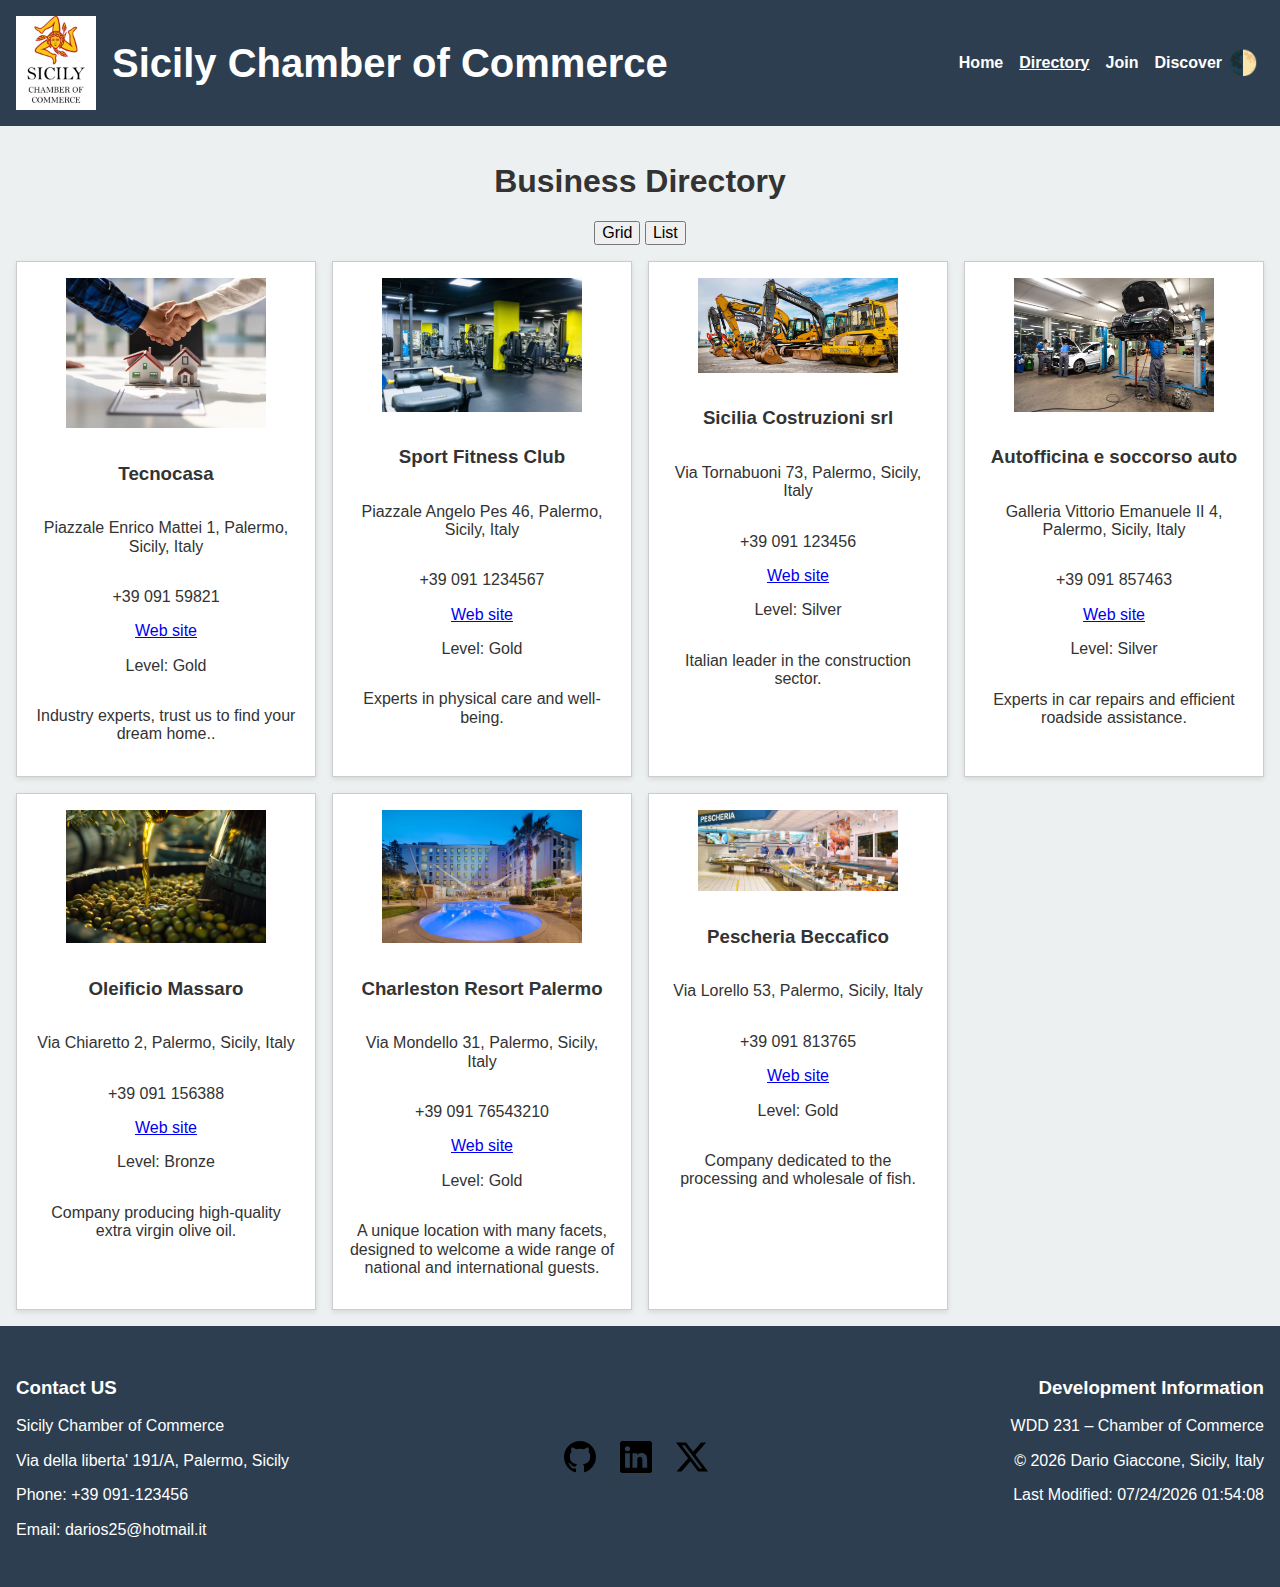
<file: chamber/directory.html>
<!DOCTYPE html>
<html lang="en-us">
<head>
  <meta charset="UTF-8">
  <meta name="description" content="Chamber of Commerce project for the Web Development and Software certificate project.">
  <meta name="author" content="Dario Giaccone">
  <meta name="viewport" content="width=device-width, initial-scale=1.0">
  
  <title>Wdd231 Sicily Chamber of Commerce - Directory</title>
  

  <meta property="og:title" content="Sicily Chamber of Commerce - Directory">
  <meta property="og:description" content="Join the members Sicily Chamber of Commerce.">
  <meta property="og:image" content="images/sicily-chamber-logo.jpg">
  <meta property="og:url" content="https://darios25.github.io/chamber/directory.html">

  <link rel="icon" href="images/favicon.ico" type="">
  <link rel="stylesheet" href="styles/normalize.css">
  <link rel="stylesheet" href="styles/styles.css">
  <link rel="preconnect" href="https://fonts.googleapis.com">
  <link rel="preconnect" href="https://fonts.gstatic.com" crossorigin>
  <link href="https://fonts.googleapis.com/css2?family=Abril+Fatface&family=DynaPuff:wght@400..700&family=Kanit:ital,wght@0,100;0,200;0,300;0,400;0,500;0,600;0,700;0,800;0,900;1,100;1,200;1,300;1,400;1,500;1,600;1,700;1,800;1,900&display=swap" rel="stylesheet">
</head>
<body>
  <header>
    <img src="images/sicily-chamber-logo.jpg" loading="lazy" alt="Logo chamber of commerce" width="100" height="100">
    <h1>Sicily Chamber of Commerce</h1>

    <nav>
      <button id="menu-toggle" aria-label="Navigation menu">☰</button>  
      <ul id="menu-items">
        <li><a href="index.html">Home</a></li>
        <li><a href="directory.html" class="active">Directory</a></li>
        <li><a href="join.html">Join</a></li>
        <li><a href="discover.html">Discover</a></li>
      </ul>
    </nav>

    <button id="theme-toggle" aria-label="Toggle dark/light mode">🌓</button>
  </header>

  <main class="directory-main">
    <h1>Business Directory</h1>
    <section class="view-toggle">
      <button id="grid-view">Grid</button>
      <button id="list-view">List</button>
    </section>
    <section id="cards" class="grid-view"></section>
  </main>

  <footer>
    <div class="footer-content">
        <div class="contact-info">
            <h3>Contact US</h3>
            <p>Sicily Chamber of Commerce</p>
            <p>Via della liberta' 191/A, Palermo, Sicily</p>
            <p>Phone: +39 091-123456</p>
            <p>Email: darios25@hotmail.it</p>
        </div>
    </div>

    <div class="social-links">
        <a href="https://github.com/darios25">
         <img src="images/github.svg" alt="GitHub Page">
        </a>
        <a href="www.linkedin.com/in/dario-giaccone-24ab5b29a">
            <img src="images/linkedin.svg" alt="LinkedIn">
        </a>
        <a href="https://x.com/">
            <img src="images/twitter-x.svg" alt="twitter-x">
        </a>
    </div>

    <div class="development-info">
        <h3>Development Information</h3>
        <p>WDD 231 – Chamber of Commerce</p>
        <p>&copy; <span id="year"></span> Dario Giaccone, Sicily, Italy</p> 
        <p>Last Modified: <span id="lastModified"></span></p>
    </div>
  </footer>

  <script src="scripts/script.js" defer></script>
</body>
</html>
</file>
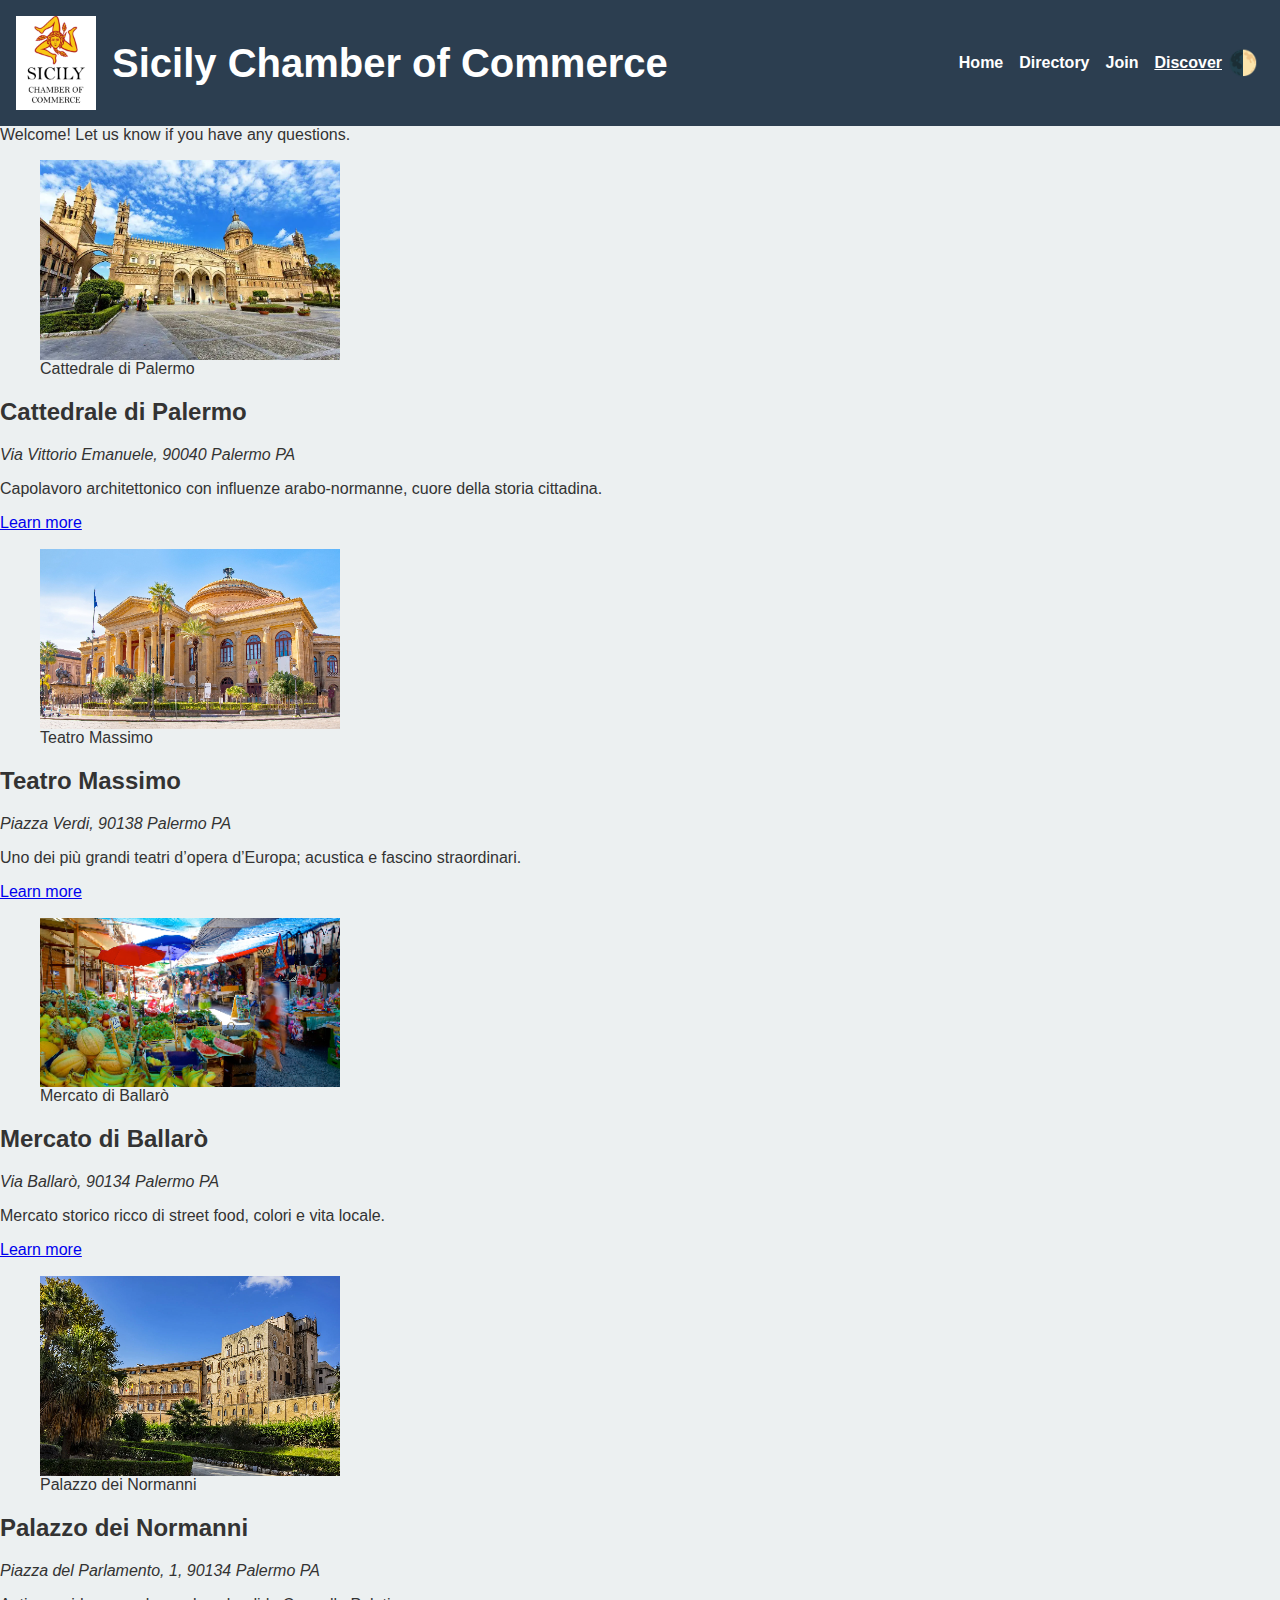
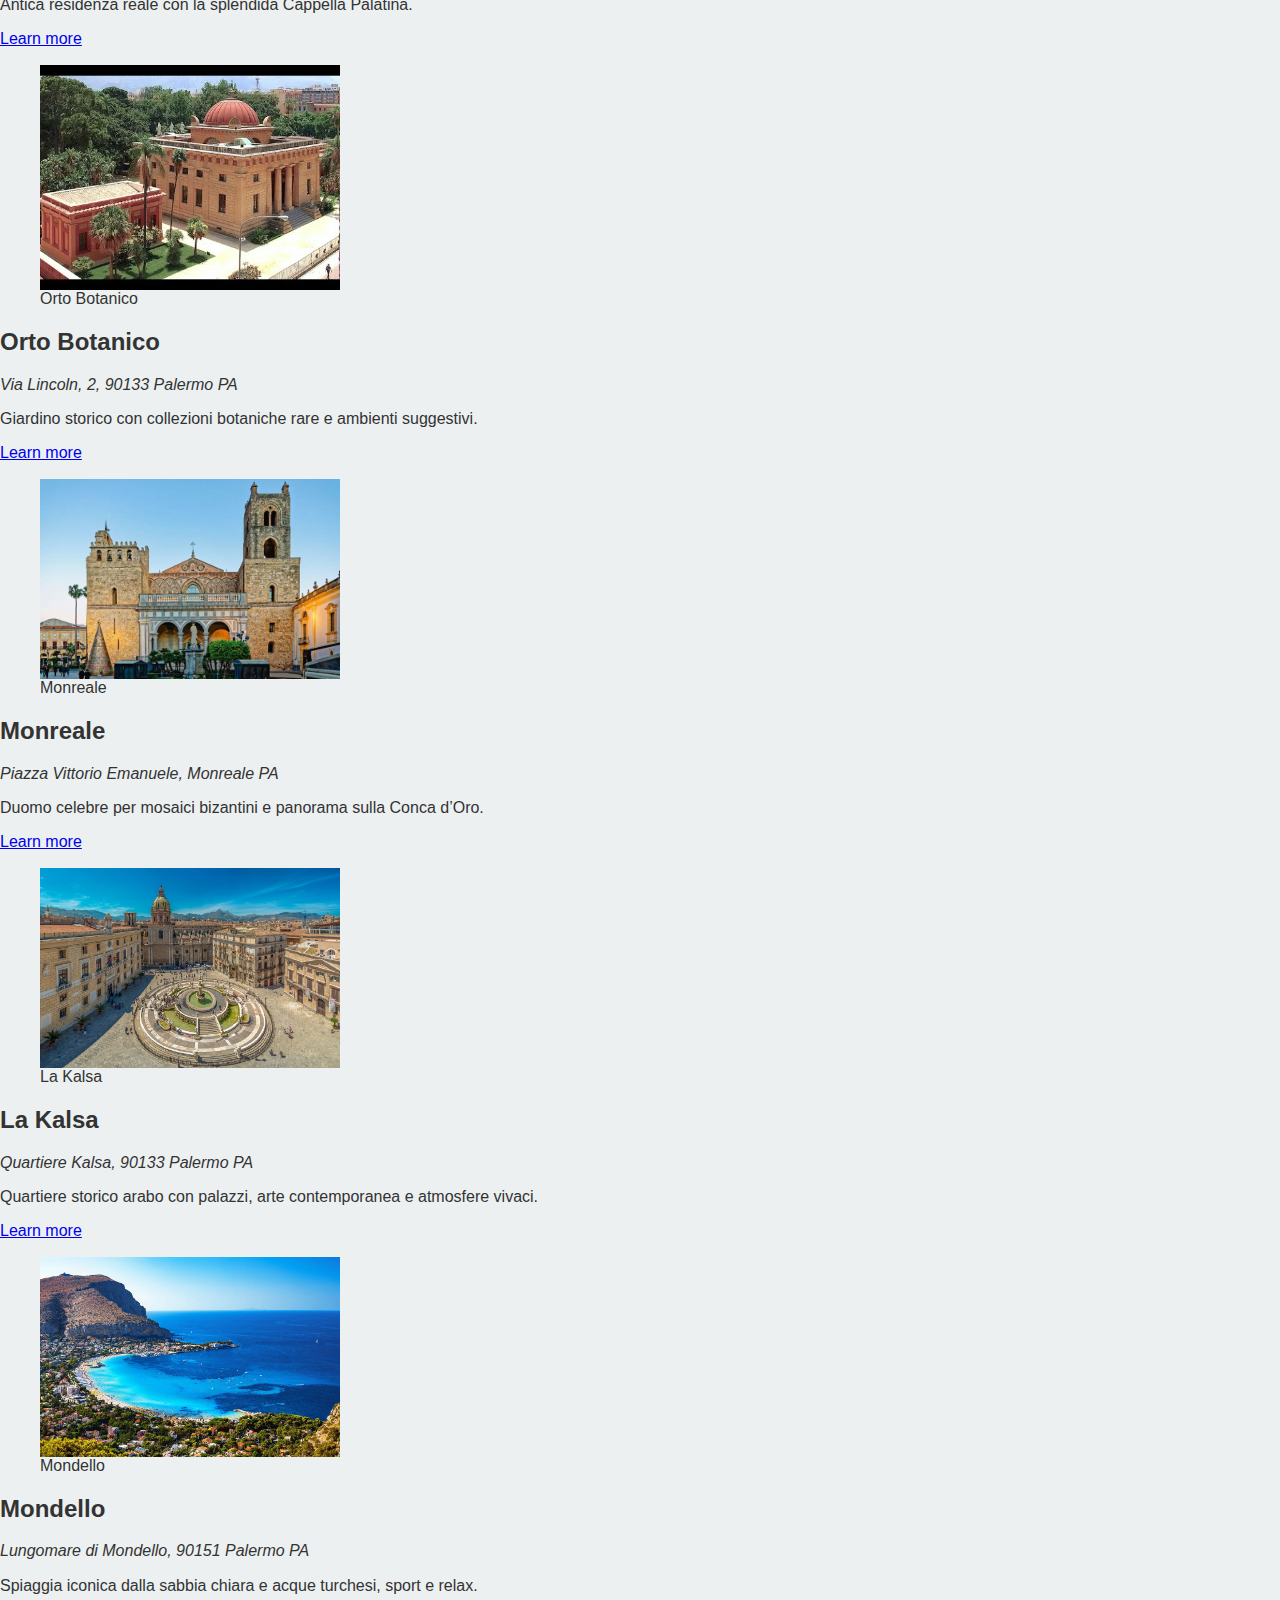
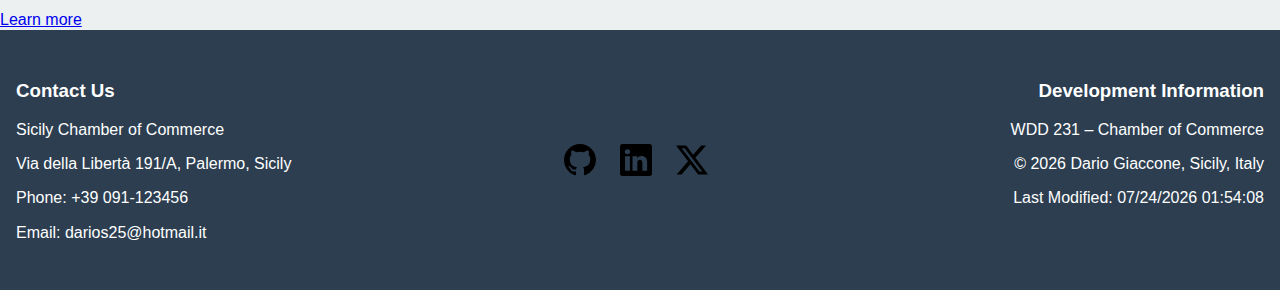
<file: chamber/discover.html>
<!DOCTYPE html>
<html lang="en-us">
<head>
  <meta charset="UTF-8">
  <meta name="description" content="Chamber of Commerce project for the Web Development and Software certificate project.">
  <meta name="author" content="Dario Giaccone">
  <meta name="viewport" content="width=device-width, initial-scale=1.0">
  
  <title>Wdd231 Sicily Chamber of Commerce - Discover</title>
  

  <meta property="og:title" content="Sicily Chamber of Commerce - Discover">
  <meta property="og:description" content="Join the members Sicily Chamber of Commerce.">
  <meta property="og:image" content="images/sicily-chamber-logo.jpg">
  <meta property="og:url" content="https://darios25.github.io/chamber/index.html">

  <link rel="icon" href="images/favicon.ico" type="">
  <link rel="stylesheet" href="styles/normalize.css">
  <link rel="stylesheet" href="styles/styles.css">
  <link rel="preconnect" href="https://fonts.googleapis.com">
  <link rel="preconnect" href="https://fonts.gstatic.com" crossorigin>
  <link href="https://fonts.googleapis.com/css2?family=Abril+Fatface&family=DynaPuff:wght@400..700&family=Kanit:ital,wght@0,100;0,200;0,300;0,400;0,500;0,600;0,700;0,800;0,900;1,100;1,200;1,300;1,400;1,500;1,600;1,700;1,800;1,900&display=swap" rel="stylesheet">
  <!-- <script src="scripts/script.js" defer></script> -->
  <script src="scripts/index.js" defer></script>
  <script src="scripts/join.js" defer></script>
  <script src="scripts/scriptMenu.js" defer></script>
  <script src="scripts/discover.js"  type="module"></script>

</head>
<body>
  <header>
    <img src="images/sicily-chamber-logo.jpg" loading="lazy" alt="Logo chamber of commerce" width="100" height="100">
    <h1>Sicily Chamber of Commerce</h1>

    <nav>
      <button id="menu-toggle" aria-label="Navigation menu">☰</button>  
      <ul id="menu-items">
        <li><a href="index.html">Home</a></li>
        <li><a href="directory.html">Directory</a></li>
        <li><a href="join.html">Join</a></li>
        <li><a href="discover.html" class="active">Discover</a></li>
      </ul>
    </nav>

    <button id="theme-toggle" aria-label="Toggle dark/light mode">🌓</button>
  </header>

  <main>
    <section id="visit-message" aria-live="polite"></section>
    <section class="discover-grid" aria-label="Luoghi di interesse a Palermo">
      <!--cards injected here-->
      <article class="card area-a1"></article>
      <article class="card area-a2"></article>
      <article class="card area-a3"></article>
      <article class="card area-a4"></article>
      <article class="card area-a5"></article>
      <article class="card area-a6"></article>
      <article class="card area-a7"></article>
      <article class="card area-a8"></article>
    </section>
  </main>


   <footer>
    <div class="footer-content">
      <div class="contact-info">
        <h3>Contact Us</h3>
        <p>Sicily Chamber of Commerce</p>
        <p>Via della Libertà 191/A, Palermo, Sicily</p>
        <p>Phone: +39 091-123456</p>
        <p>Email: darios25@hotmail.it</p>
      </div>
    </div>

    <div class="social-links">
      <a href="https://github.com/darios25"><img src="images/github.svg" alt="GitHub Page"></a>
      <a href="https://www.linkedin.com/in/dario-giaccone-24ab5b29a"><img src="images/linkedin.svg" alt="LinkedIn"></a>
      <a href="https://x.com/"><img src="images/twitter-x.svg" alt="Twitter X"></a>
    </div>

    <div class="development-info">
      <h3>Development Information</h3>
      <p>WDD 231 – Chamber of Commerce</p>
      <p>&copy; <span id="year"></span> Dario Giaccone, Sicily, Italy</p>
      <p>Last Modified: <span id="lastModified"></span></p>
    </div>
  </footer>

</body>
</html>
</file>
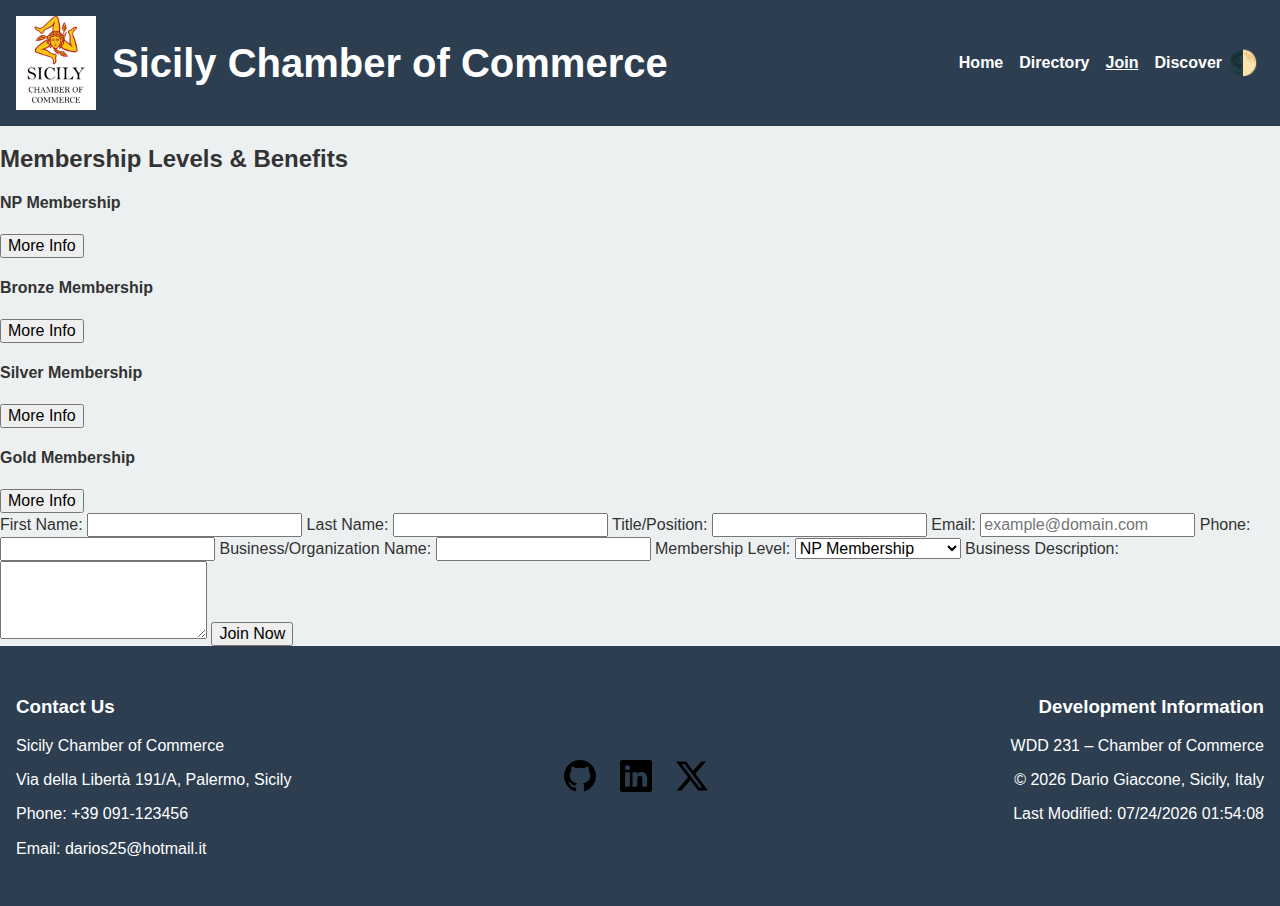
<file: chamber/join.html>
<!DOCTYPE html>
<html lang="en-us">
<head>
  <meta charset="UTF-8">
  <meta name="description" content="Chamber of Commerce project for the Web Development and Software certificate project.">
  <meta name="author" content="Dario Giaccone">
  <meta name="viewport" content="width=device-width, initial-scale=1.0">
  
  <title>Wdd231 Sicily Chamber of Commerce - Join</title>
  

  <meta property="og:title" content="Sicily Chamber of Commerce - Join">
  <meta property="og:description" content="Join the members Sicily Chamber of Commerce.">
  <meta property="og:image" content="images/sicily-chamber-logo.jpg">
  <meta property="og:url" content="https://darios25.github.io/chamber/index.html">

  <link rel="icon" href="images/favicon.ico" type="">
  <link rel="stylesheet" href="styles/normalize.css">
  <link rel="stylesheet" href="styles/styles.css">
  <link rel="preconnect" href="https://fonts.googleapis.com">
  <link rel="preconnect" href="https://fonts.gstatic.com" crossorigin>
  <link href="https://fonts.googleapis.com/css2?family=Abril+Fatface&family=DynaPuff:wght@400..700&family=Kanit:ital,wght@0,100;0,200;0,300;0,400;0,500;0,600;0,700;0,800;0,900;1,100;1,200;1,300;1,400;1,500;1,600;1,700;1,800;1,900&display=swap" rel="stylesheet">
</head>
<body>
  <header>
    <img src="images/sicily-chamber-logo.jpg" loading="lazy" alt="Logo chamber of commerce" width="100" height="100">
    <h1>Sicily Chamber of Commerce</h1>

    <nav>
      <button id="menu-toggle" aria-label="Navigation menu">☰</button>  
      <ul id="menu-items">
        <li><a href="index.html">Home</a></li>
        <li><a href="directory.html">Directory</a></li>
        <li><a href="join.html" class="active">Join</a></li>
        <li><a href="discover.html">Discover</a></li>
      </ul>
    </nav>

    <button id="theme-toggle" aria-label="Toggle dark/light mode">🌓</button>
  </header>

  <main class="join">
    <h2>Membership Levels & Benefits</h2>
        <section class="membership-cards">
          <div class="card" id="np-card">
              <h4>NP Membership</h4>
              <button id="openButton1">More Info</button>
          </div>
          <div class="card" id="bronze-card">
              <h4>Bronze Membership</h4>
              <button id="openButton2">More Info</button>
          </div>
          <div class="card" id="silver-card">
              <h4>Silver Membership</h4>
              <button id="openButton3">More Info</button>
          </div>
          <div class="card" id="gold-card">
              <h4>Gold Membership</h4>
              <button id="openButton4">More Info</button>
          </div>
  
          <dialog id="dialogBox">
              <div></div>
              <button id="closeButton"> Close</button>
          </dialog>
      </section>


    <form action="thankyou.html" method="get">
        <label for="first-name">First Name:</label>
        <input type="text" id="first-name" name="first-name" required>

        <label for="last-name">Last Name:</label>
        <input type="text" id="last-name" name="last-name" required>

        <label for="title">Title/Position:</label>
        <input type="text" id="title" name="title" pattern="[a-zA-Z\s-]{7,}" title="Only letters, hyphens, and spaces. Minimum 7 characters.">

        <label for="email">Email:</label>
        <input type="email" id="email" name="email" required placeholder="example@domain.com">

        <label for="phone">Phone:</label>
        <input type="tel" id="phone" name="phone" required>

        <label for="business">Business/Organization Name:</label>
        <input type="text" id="business" name="business" required>

        <label for="membership">Membership Level:</label>
        <select id="membership" name="membership">
            <option value="np">NP Membership</option>
            <option value="bronze">Bronze Membership</option>
            <option value="silver">Silver Membership</option>
            <option value="gold">Gold Membership</option>
        </select>

        <label for="description">Business Description:</label>
        <textarea id="description" name="description" rows="4"></textarea>

        <input type="hidden" id="timestamp" name="timestamp">

        <button type="submit">Join Now</button>
    </form>
</main>

  

  <footer>
    <div class="footer-content">
      <div class="contact-info">
        <h3>Contact Us</h3>
        <p>Sicily Chamber of Commerce</p>
        <p>Via della Libertà 191/A, Palermo, Sicily</p>
        <p>Phone: +39 091-123456</p>
        <p>Email: darios25@hotmail.it</p>
      </div>
    </div>

    <div class="social-links">
      <a href="https://github.com/darios25"><img src="images/github.svg" alt="GitHub Page"></a>
      <a href="https://www.linkedin.com/in/dario-giaccone-24ab5b29a"><img src="images/linkedin.svg" alt="LinkedIn"></a>
      <a href="https://x.com/"><img src="images/twitter-x.svg" alt="Twitter X"></a>
    </div>

    <div class="development-info">
      <h3>Development Information</h3>
      <p>WDD 231 – Chamber of Commerce</p>
      <p>&copy; <span id="year"></span> Dario Giaccone, Sicily, Italy</p>
      <p>Last Modified: <span id="lastModified"></span></p>
    </div>
  </footer>

  <script src="scripts/index.js" defer></script>
  <script src="scripts/script.js" defer></script>
  <script src="scripts/join.js" defer></script>
  <script src="scripts/scriptMenu.js" defer></script>
  
</body>
</html>
</file>
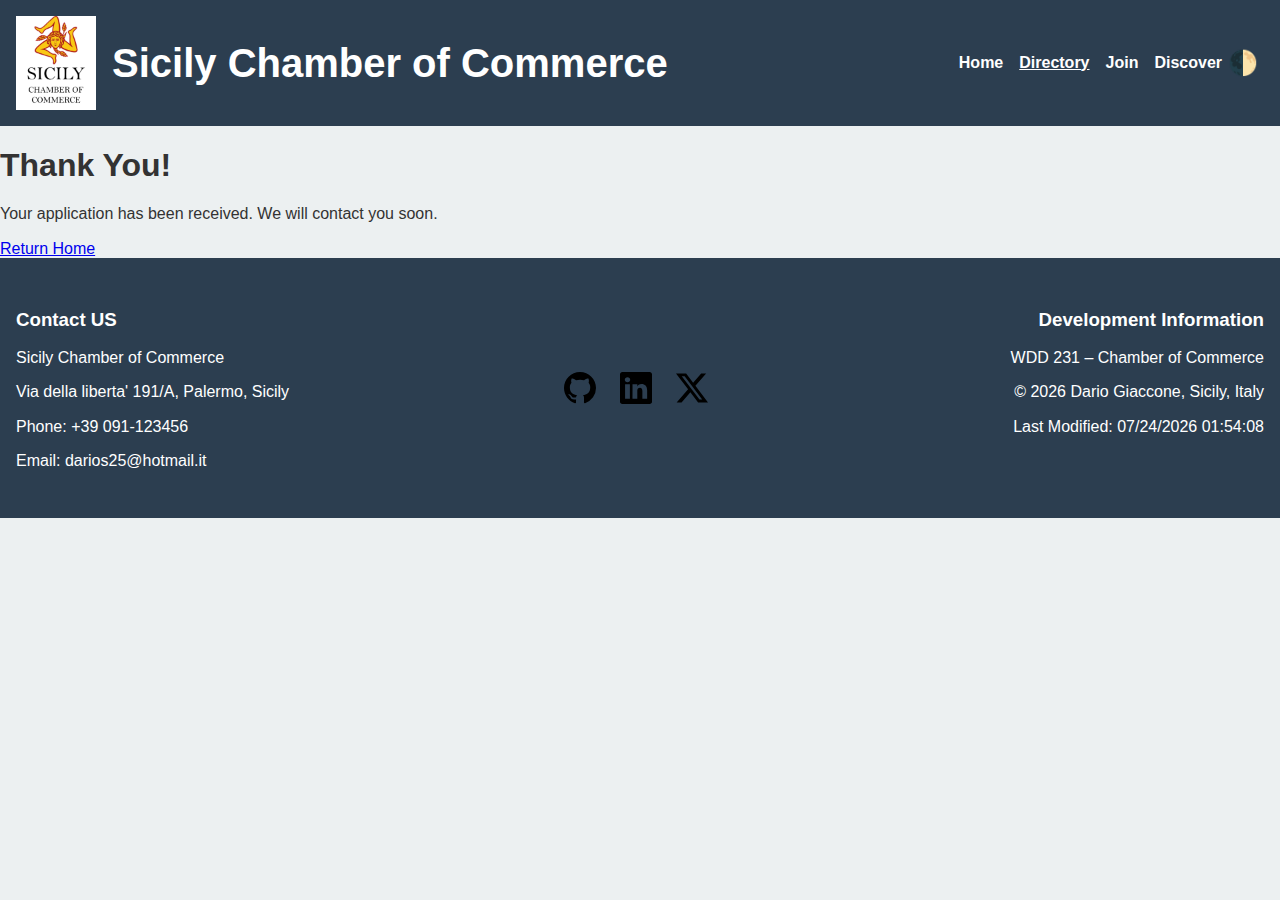
<file: chamber/thankyou.htm>
<!DOCTYPE html>
<html lang="en-us">
<head>
  <meta charset="UTF-8">
  <meta name="description" content="Chamber of Commerce project for the Web Development and Software certificate project.">
  <meta name="author" content="Dario Giaccone">
  <meta name="viewport" content="width=device-width, initial-scale=1.0">
  
  <title>Wdd231 Sicily Chamber of Commerce - Join</title>
  

  <meta property="og:title" content="Sicily Chamber of Commerce - Join">
  <meta property="og:description" content="Join the members Sicily Chamber of Commerce.">
  <meta property="og:image" content="images/sicily-chamber-logo.jpg">
  <meta property="og:url" content="https://darios25.github.io/chamber/directory.html">

  <link rel="icon" href="images/favicon.ico">
  <link rel="stylesheet" href="styles/normalize.css">
  <link rel="stylesheet" href="styles/styles.css">
  <link rel="preconnect" href="https://fonts.googleapis.com">
  <link rel="preconnect" href="https://fonts.gstatic.com" crossorigin>
  <link href="https://fonts.googleapis.com/css2?family=Abril+Fatface&family=DynaPuff:wght@400..700&family=Kanit:ital,wght@0,100;0,200;0,300;0,400;0,500;0,600;0,700;0,800;0,900;1,100;1,200;1,300;1,400;1,500;1,600;1,700;1,800;1,900&display=swap" rel="stylesheet">
</head>
<body>
  <header>
    <img src="images/sicily-chamber-logo.jpg" loading="lazy" alt="Logo chamber of commerce" width="100" height="100">
    <h1>Sicily Chamber of Commerce</h1>

    <nav>
      <button id="menu-toggle" aria-label="Navigation menu">☰</button>  
      <ul id="menu-items">
        <li><a href="index.html">Home</a></li>
        <li><a href="directory.html" class="active">Directory</a></li>
        <li><a href="join.html">Join</a></li>
        <li><a href="discover.html">Discover</a></li>
      </ul>
    </nav>

    <button id="theme-toggle" aria-label="Toggle dark/light mode">🌓</button>
  </header>

  <main class="thank-you">
    <h1>Thank You!</h1>
    <p>Your application has been received. We will contact you soon.</p>
    <a href="index.html" class="button">Return Home</a>
  </main>

  <footer>
    <div class="footer-content">
        <div class="contact-info">
            <h3>Contact US</h3>
            <p>Sicily Chamber of Commerce</p>
            <p>Via della liberta' 191/A, Palermo, Sicily</p>
            <p>Phone: +39 091-123456</p>
            <p>Email: darios25@hotmail.it</p>
        </div>
    </div>

    <div class="social-links">
        <a href="https://github.com/darios25">
         <img src="images/github.svg" alt="GitHub Page">
        </a>
        <a href="www.linkedin.com/in/dario-giaccone-24ab5b29a">
            <img src="images/linkedin.svg" alt="LinkedIn">
        </a>
        <a href="https://x.com/">
            <img src="images/twitter-x.svg" alt="twitter-x">
        </a>
    </div>

    <div class="development-info">
        <h3>Development Information</h3>
        <p>WDD 231 – Chamber of Commerce</p>
        <p>&copy; <span id="year"></span> Dario Giaccone, Sicily, Italy</p> 
        <p>Last Modified: <span id="lastModified"></span></p>
    </div>
  </footer>

  <script src="scripts/scriptMenu.js" defer></script>
</body>
</html>
</file>
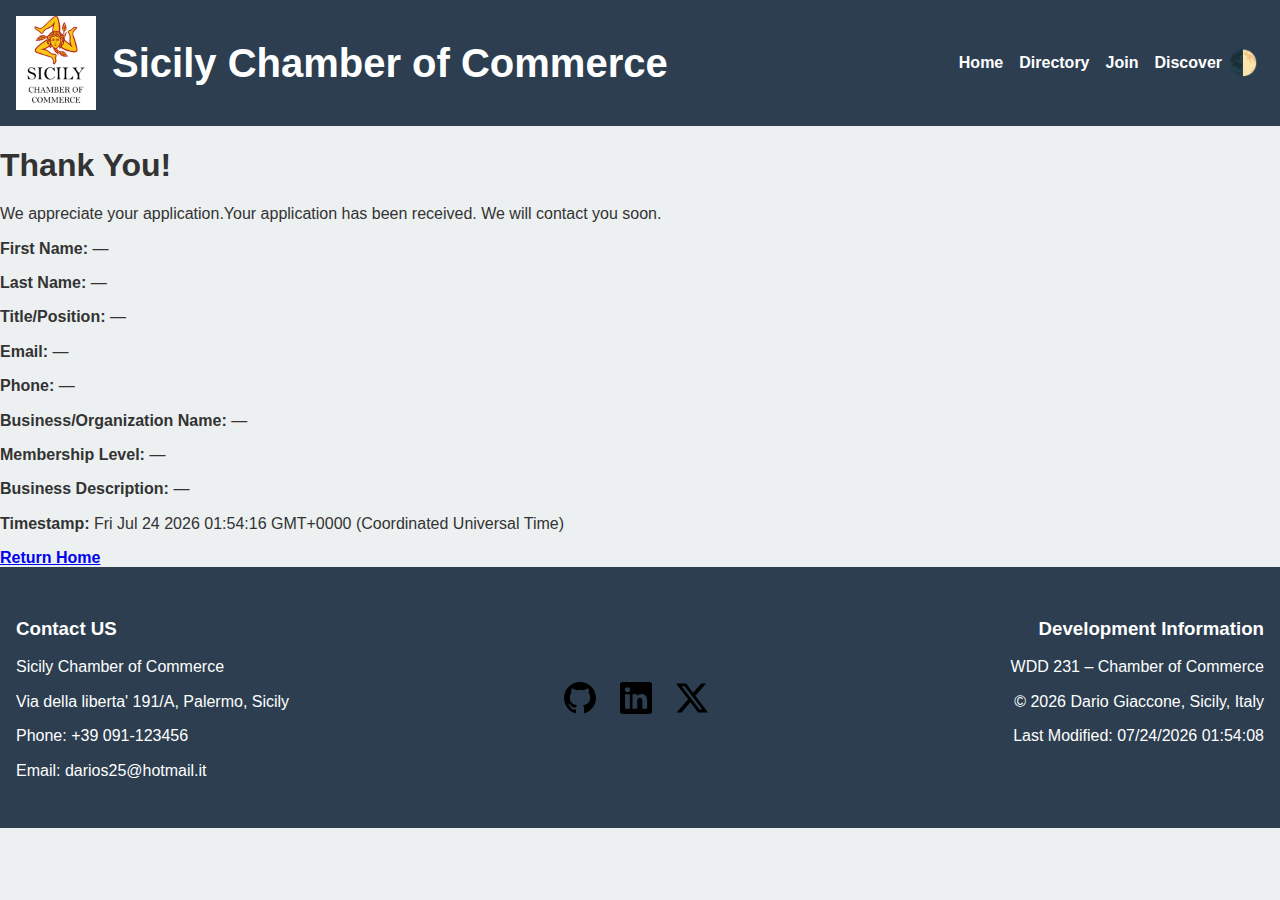
<file: chamber/thankyou.html>
<!DOCTYPE html>
<html lang="en-us">
<head>
  <meta charset="UTF-8">
  <meta name="description" content="Chamber of Commerce project for the Web Development and Software certificate project.">
  <meta name="author" content="Dario Giaccone">
  <meta name="viewport" content="width=device-width, initial-scale=1.0">
  
  <title>Wdd231 Sicily Chamber of Commerce - Join</title>
  

  <meta property="og:title" content="Sicily Chamber of Commerce - Join">
  <meta property="og:description" content="Join the members Sicily Chamber of Commerce.">
  <meta property="og:image" content="images/sicily-chamber-logo.jpg">
  <meta property="og:url" content="https://darios25.github.io/chamber/directory.html">

  <link rel="icon" href="images/favicon.ico">
  <link rel="stylesheet" href="styles/normalize.css">
  <link rel="stylesheet" href="styles/styles.css">
  <link rel="preconnect" href="https://fonts.googleapis.com">
  <link rel="preconnect" href="https://fonts.gstatic.com" crossorigin>
  <link href="https://fonts.googleapis.com/css2?family=Abril+Fatface&family=DynaPuff:wght@400..700&family=Kanit:ital,wght@0,100;0,200;0,300;0,400;0,500;0,600;0,700;0,800;0,900;1,100;1,200;1,300;1,400;1,500;1,600;1,700;1,800;1,900&display=swap" rel="stylesheet">
</head>
<body>
  <header>
    <img src="images/sicily-chamber-logo.jpg" loading="lazy" alt="Logo chamber of commerce" width="100" height="100">
    <h1>Sicily Chamber of Commerce</h1>

    <nav>
      <button id="menu-toggle" aria-label="Navigation menu">☰</button>  
      <ul id="menu-items">
        <li><a href="index.html">Home</a></li>
        <li><a href="directory.html">Directory</a></li>
        <li><a href="join.html">Join</a></li>
        <li><a href="discover.html">Discover</a></li>
      </ul>
    </nav>

    <button id="theme-toggle" aria-label="Toggle dark/light mode">🌓</button>
  </header>

  <main class="thank-you">
    <h1>Thank You!</h1>
    <p>We appreciate your application.Your application has been received. We will contact you soon.</p>
    <div class="confirmation">
      <p><strong>First Name:</strong> <span id="firstName"></span></p>
      <p><strong>Last Name:</strong> <span id="lastName"></span></p>
      <p><strong>Title/Position:</strong> <span id="titleposition"></span></p>
      <p><strong>Email:</strong> <span id="email"></span></p>
      <p><strong>Phone:</strong> <span id="phone"></span></p>
      <p><strong>Business/Organization Name:</strong> <span id="businessorganization name"></span></p>
      <p><strong>Membership Level:</strong> <span id="membership level"></span></p>
      <p><strong>Business Description:</strong> <span id="business description"></span></p>
      <p><strong>Timestamp:</strong> <span id="timestamp"></span></p>
    </div>
    <a href="index.html" class="button"><strong>Return Home</strong></a>
  </main>

  <footer>
    <div class="footer-content">
        <div class="contact-info">
            <h3>Contact US</h3>
            <p>Sicily Chamber of Commerce</p>
            <p>Via della liberta' 191/A, Palermo, Sicily</p>
            <p>Phone: +39 091-123456</p>
            <p>Email: darios25@hotmail.it</p>
        </div>
    </div>

    <div class="social-links">
        <a href="https://github.com/darios25">
         <img src="images/github.svg" alt="GitHub Page">
        </a>
        <a href="www.linkedin.com/in/dario-giaccone-24ab5b29a">
            <img src="images/linkedin.svg" alt="LinkedIn">
        </a>
        <a href="https://x.com/">
            <img src="images/twitter-x.svg" alt="twitter-x">
        </a>
    </div>

    <div class="development-info">
        <h3>Development Information</h3>
        <p>WDD 231 – Chamber of Commerce</p>
        <p>&copy; <span id="year"></span> Dario Giaccone, Sicily, Italy</p> 
        <p>Last Modified: <span id="lastModified"></span></p>
    </div>
  </footer>

  <script src="scripts/scriptMenu.js" defer></script>
  <script src="scripts/join.js" defer></script>
  <script src="scripts/script.js" defer></script>
  <script src="scripts/index.js" defer></script>
</body>
</html>
</file>
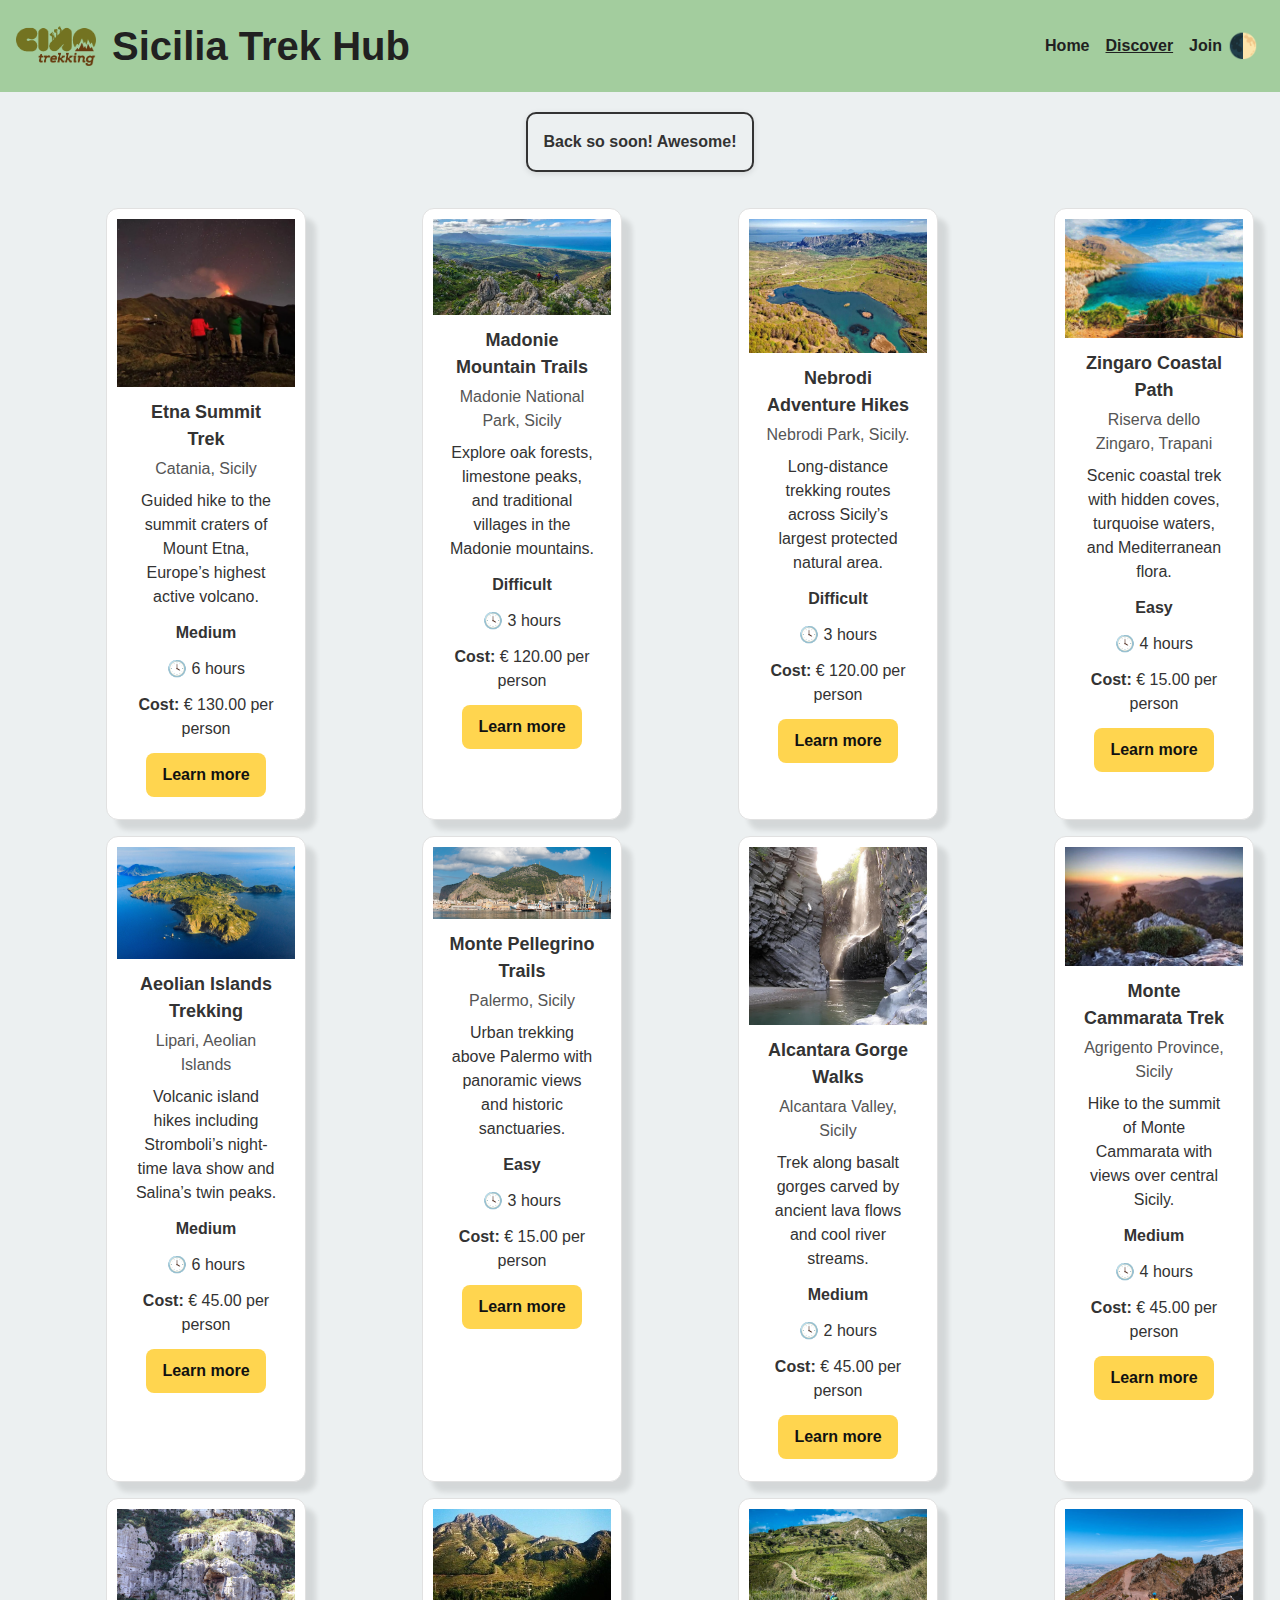
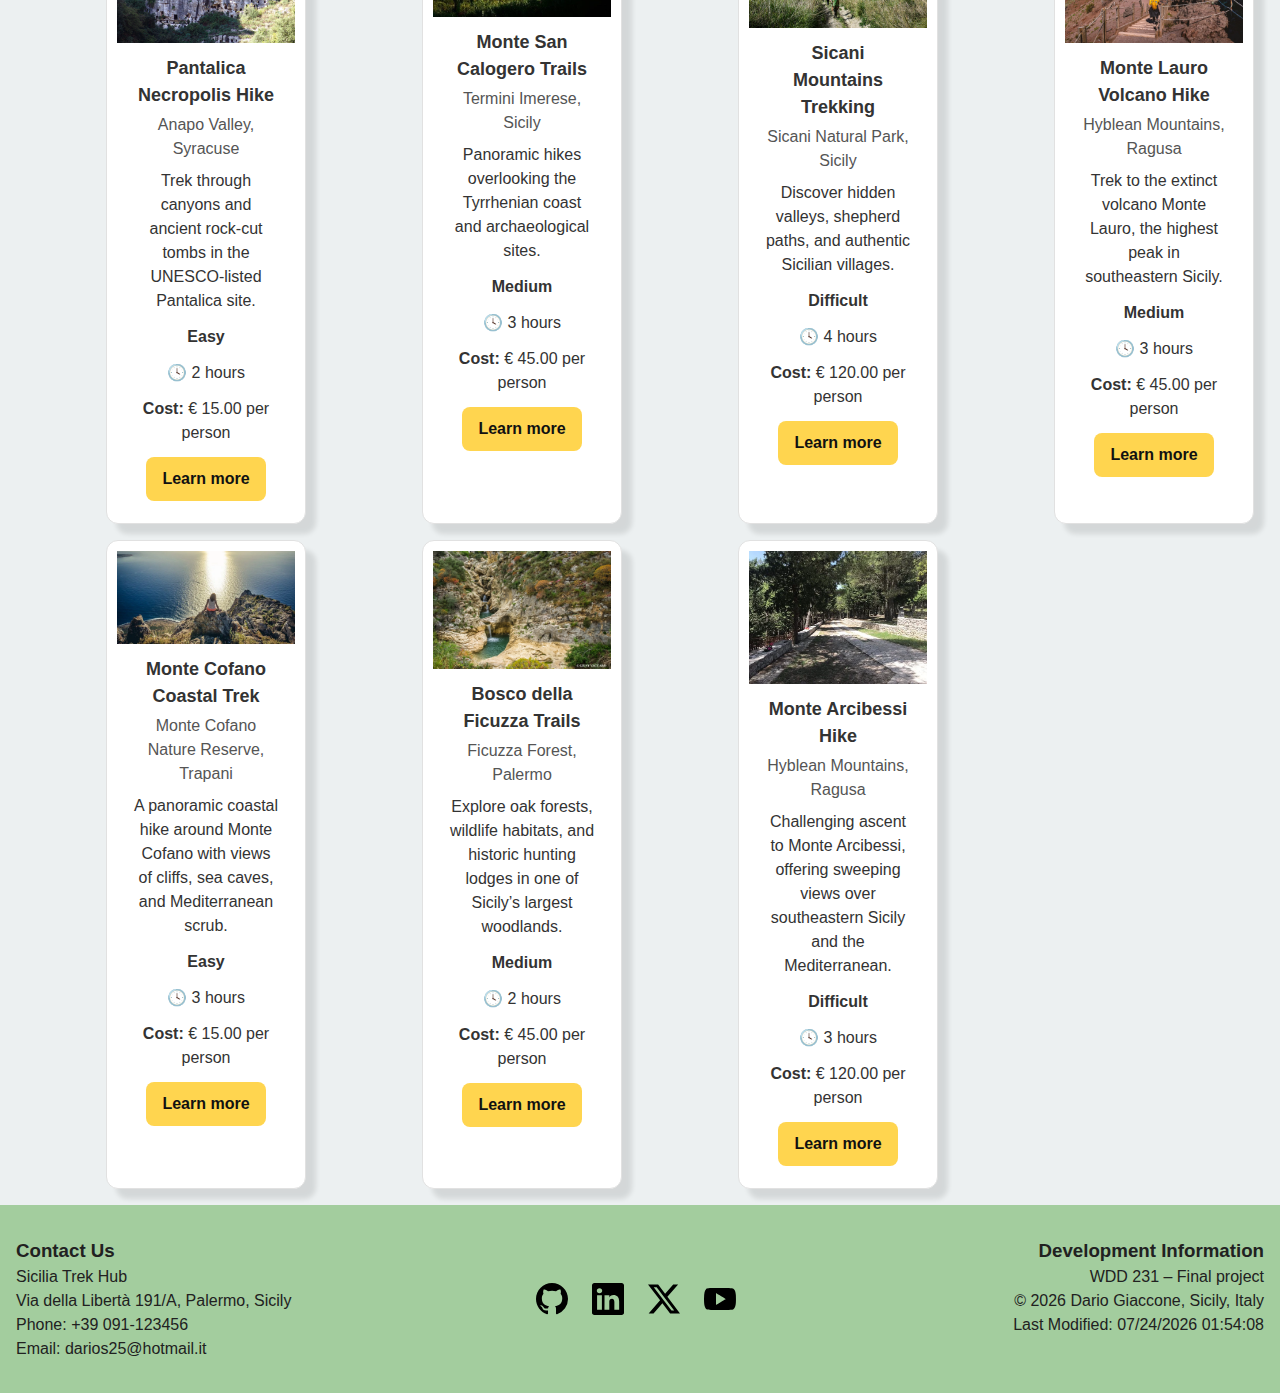
<file: finalproject/discover.html>
<!DOCTYPE html>
<html lang="en-us">
<head>
  <meta charset="UTF-8">
  <meta name="description" content="Final project for the Web Development and Software certificate project.">
  <meta name="author" content="Dario Giaccone">
  <meta name="viewport" content="width=device-width, initial-scale=1.0">
  
  <title>Wdd231 Sicilia Trek Hub - Trekking Guide in Sicily</title>
  

  <meta property="og:title" content="Sicilia Trek Hub - Discover">
  <meta property="og:image" content="images/Logo.png">
  <meta property="og:url" content="https://darios25.github.io/finalproject/index.html">

  <link rel="icon" href="images/favicon.ico">
  <link rel="stylesheet" href="styles/small.css">
  <link rel="stylesheet" href="styles/form.css">
  <link rel="preconnect" href="https://fonts.googleapis.com">
  <link rel="preconnect" href="https://fonts.gstatic.com" crossorigin>
  <link href="https://fonts.googleapis.com/css2?family=Abril+Fatface&family=DynaPuff:wght@400..700&family=Kanit:ital,wght@0,100;0,200;0,300;0,400;0,500;0,600;0,700;0,800;0,900;1,100;1,200;1,300;1,400;1,500;1,600;1,700;1,800;1,900&display=swap" rel="stylesheet">

  <script src="scripts/discover.js" type="module"></script>

</head>
<body>
  <header>
    <img src="images/Logo.png" loading="lazy" alt="Logo Sicilia Trek Hub" width="100" height="100">
    <h1>Sicilia Trek Hub</h1>

    <nav>
      <button id="menu-toggle" aria-label="Navigation menu">☰</button>  
      <ul id="menu-items">
        <li><a href="index.html">Home</a></li>
        <li><a href="discover.html" class="active">Discover</a></li>
        <li><a href="join.html">Join</a></li>
      </ul>
    </nav>

    <button id="theme-toggle" aria-label="Toggle dark/light mode">🌓</button>
  </header>

  <main>
    <section id="visit-message" aria-live="polite"></section>
    <section class="discover-grid" aria-label="Luoghi di interesse">
      <!--cards injected here-->
      <article class="card area-a1"></article>
      <article class="card area-a2"></article>
      <article class="card area-a3"></article>
      <article class="card area-a4"></article>
      <article class="card area-a5"></article>
      <article class="card area-a6"></article>
      <article class="card area-a7"></article>
      <article class="card area-a8"></article>
      <article class="card area-a9"></article>
      <article class="card area-a10"></article>
      <article class="card area-a11"></article>
      <article class="card area-a12"></article>
      <article class="card area-a13"></article>
      <article class="card area-a14"></article>
      <article class="card area-a15"></article>
    </section>
  </main>

  <footer>
    <div class="footer-content">
      <div class="contact-info">
        <h3>Contact Us</h3>
        <p>Sicilia Trek Hub</p>
        <p>Via della Libertà 191/A, Palermo, Sicily</p>
        <p>Phone: +39 091-123456</p>
        <p>Email: darios25@hotmail.it</p>
      </div>
    </div>

    <div class="social-links">
      <a href="https://github.com/darios25"><img src="images/github.svg" alt="GitHub Page"></a>
      <a href="https://www.linkedin.com/in/dario-giaccone-24ab5b29a"><img src="images/linkedin.svg" alt="LinkedIn"></a>
      <a href="https://x.com/"><img src="images/twitter-x.svg" alt="Twitter X"></a>
      <a href="https://youtu.be/HZUucWR_z3w"><img src="images/youtube.svg" alt="YouTube"></a>
    </div>

    <div class="development-info">
      <h3>Development Information</h3>
      <p>WDD 231 – Final project</p>
      <p>&copy; <span id="year"></span> Dario Giaccone, Sicily, Italy</p>
      <p>Last Modified: <span id="lastModified"></span></p>
    </div>
  </footer>
  
</body>
</html>
</file>
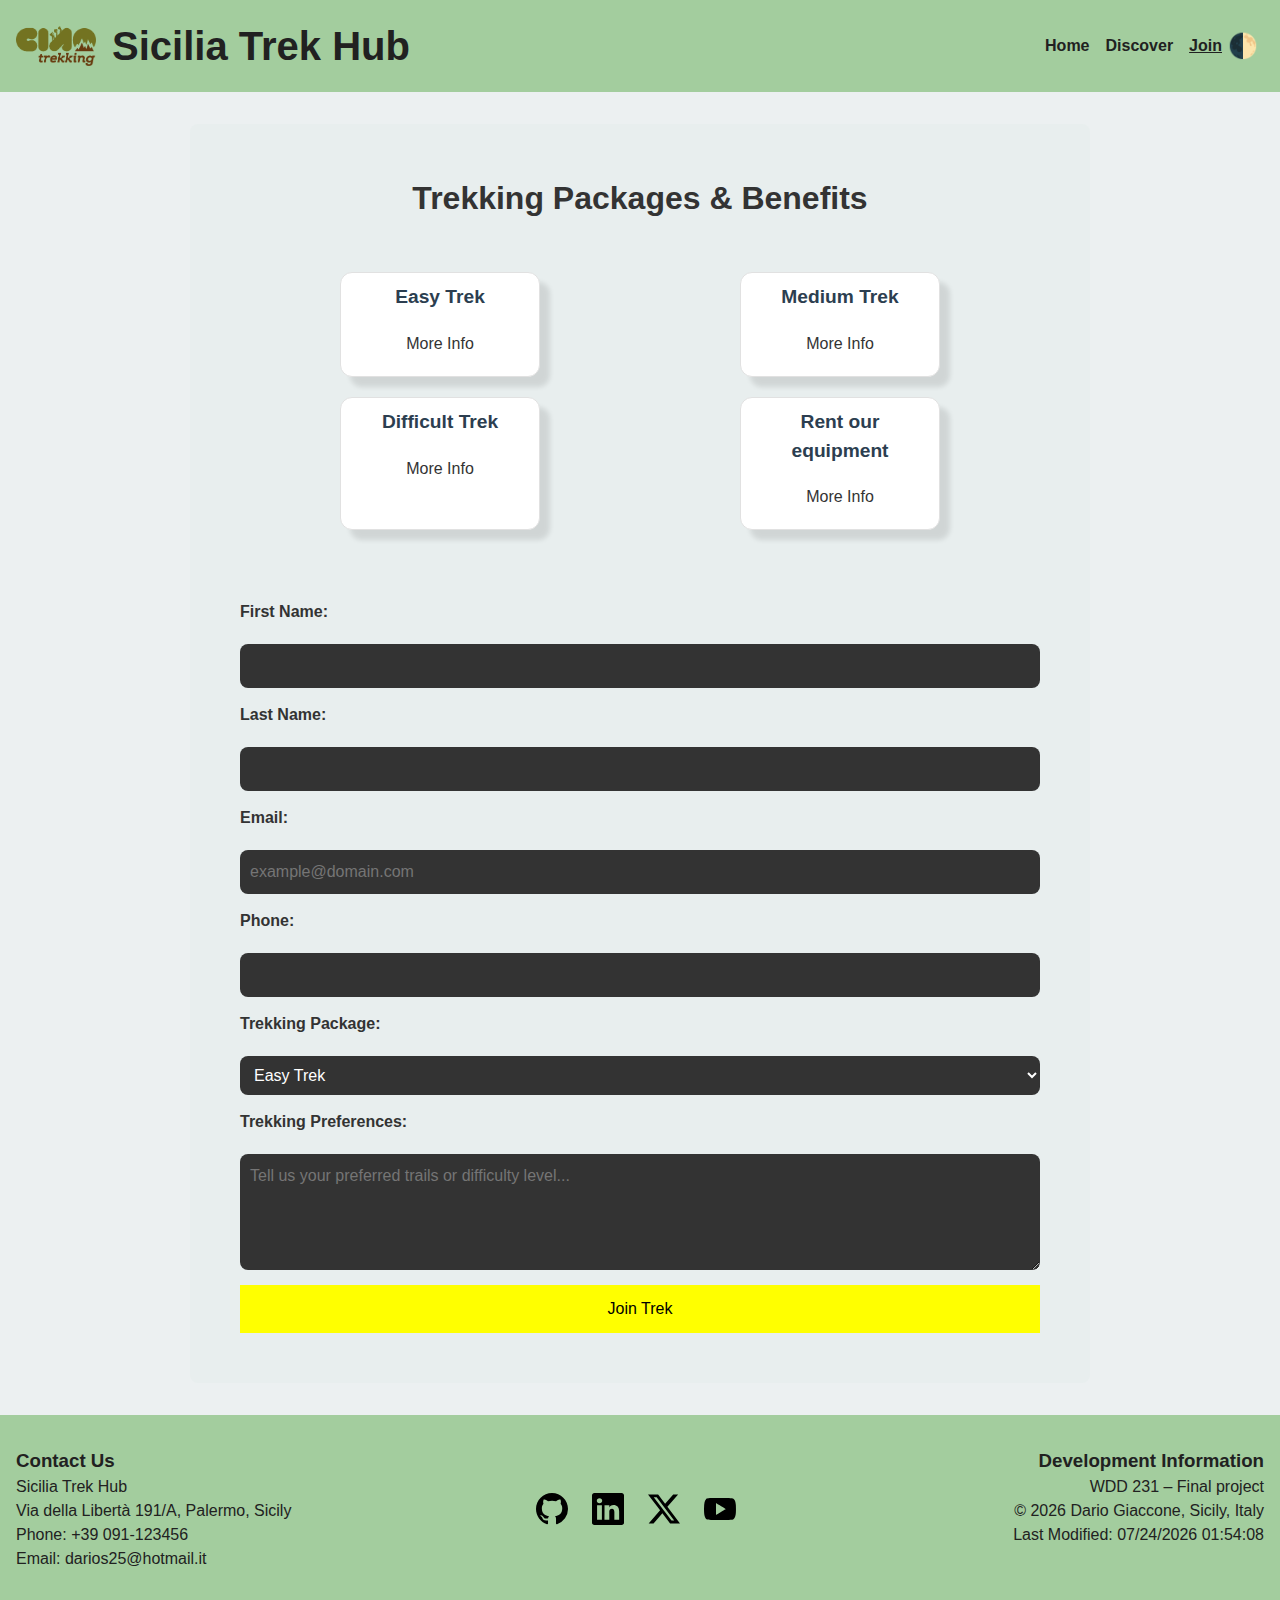
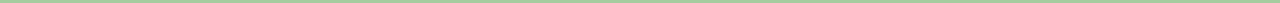
<file: finalproject/join.html>
<!DOCTYPE html>
<html lang="en-us">
<head>
  <meta charset="UTF-8">
  <meta name="description" content="Final project for the Web Development and Software certificate project.">
  <meta name="author" content="Dario Giaccone">
  <meta name="viewport" content="width=device-width, initial-scale=1.0">
  
  <title>Wdd231 Sicilia Trek Hub - Trekking Guide in Sicily</title>
  

  <meta property="og:title" content="Sicilia Trek Hub - Join">
  <meta property="og:image" content="images/Logo.png">
  <meta property="og:url" content="https://darios25.github.io/finalproject/index.html">

  <link rel="icon" href="images/favicon.ico">
  <link rel="stylesheet" href="styles/small.css">
  <link rel="stylesheet" href="styles/form.css">
  <link rel="preconnect" href="https://fonts.googleapis.com">
  <link rel="preconnect" href="https://fonts.gstatic.com" crossorigin>
  <link href="https://fonts.googleapis.com/css2?family=Abril+Fatface&family=DynaPuff:wght@400..700&family=Kanit:ital,wght@0,100;0,200;0,300;0,400;0,500;0,600;0,700;0,800;0,900;1,100;1,200;1,300;1,400;1,500;1,600;1,700;1,800;1,900&display=swap" rel="stylesheet">

  <script src="scripts/join.js" defer></script>
  <script src="scripts/thankyou.js" defer></script>
  <script src="scripts/theme.js" defer></script>

</head>
<body>
  <header>
    <img src="images/Logo.png" loading="lazy" alt="Logo Sicilia Trek Hub" width="100" height="100">
    <h1>Sicilia Trek Hub</h1>

    <nav>
      <button id="menu-toggle" aria-label="Navigation menu">☰</button>  
      <ul id="menu-items">
        <li><a href="index.html">Home</a></li>
        <li><a href="discover.html">Discover</a></li>
        <li><a href="join.html" class="active">Join</a></li>
      </ul>
    </nav>

    <button id="theme-toggle" aria-label="Toggle dark/light mode">🌓</button>
  </header>

  <main class="join">
  <h2>Trekking Packages & Benefits</h2>
  <section class="membership-cards">
    <div class="card" id="base-card">
      <h4>Easy Trek</h4>
      <button id="openButton1">More Info</button>
    </div>
    <div class="card" id="explorer-card">
      <h4>Medium Trek</h4>
      <button id="openButton2">More Info</button>
    </div>
    <div class="card" id="adventure-card">
      <h4>Difficult Trek</h4>
      <button id="openButton3">More Info</button>
    </div>
    <div class="card" id="premium-card">
      <h4>Rent our equipment</h4>
      <button id="openButton4">More Info</button>
    </div>

    <dialog id="dialogBox">
      <div></div>
      <button id="closeButton">Close</button>
    </dialog>
  </section>

  <form action="thankyou.html" method="get">
    <label for="first-name">First Name:</label>
    <input type="text" id="first-name" name="first-name" required>

    <label for="last-name">Last Name:</label>
    <input type="text" id="last-name" name="last-name" required>

    <label for="email">Email:</label>
    <input type="email" id="email" name="email" required placeholder="example@domain.com">

    <label for="phone">Phone:</label>
    <input type="tel" id="phone" name="phone" required>

    <label for="membership">Trekking Package:</label>
    <select id="membership" name="membership">
      <option value="easy">Easy Trek</option>
      <option value="medium">Medium Trek</option>
      <option value="difficult">Difficult Trek</option>
      <option value="equipment">Rent our equipment</option>
    </select>

    <label for="preferences">Trekking Preferences:</label>
    <textarea id="preferences" name="preferences" rows="4" placeholder="Tell us your preferred trails or difficulty level..."></textarea>

    <input type="hidden" id="timestamp" name="timestamp">

    <button type="submit">Join Trek</button>
  </form>
</main>

  <footer>
    <div class="footer-content">
      <div class="contact-info">
        <h3>Contact Us</h3>
        <p>Sicilia Trek Hub</p>
        <p>Via della Libertà 191/A, Palermo, Sicily</p>
        <p>Phone: +39 091-123456</p>
        <p>Email: darios25@hotmail.it</p>
      </div>
    </div>

    <div class="social-links">
      <a href="https://github.com/darios25"><img src="images/github.svg" alt="GitHub Page"></a>
      <a href="https://www.linkedin.com/in/dario-giaccone-24ab5b29a"><img src="images/linkedin.svg" alt="LinkedIn"></a>
      <a href="https://x.com/"><img src="images/twitter-x.svg" alt="Twitter X"></a>
      <a href="https://youtu.be/HZUucWR_z3w"><img src="images/youtube.svg" alt="YouTube"></a>
    </div>

    <div class="development-info">
      <h3>Development Information</h3>
      <p>WDD 231 – Final project</p>
      <p>&copy; <span id="year"></span> Dario Giaccone, Sicily, Italy</p>
      <p>Last Modified: <span id="lastModified"></span></p>
    </div>
  </footer>
  
</body>
</html>
</file>
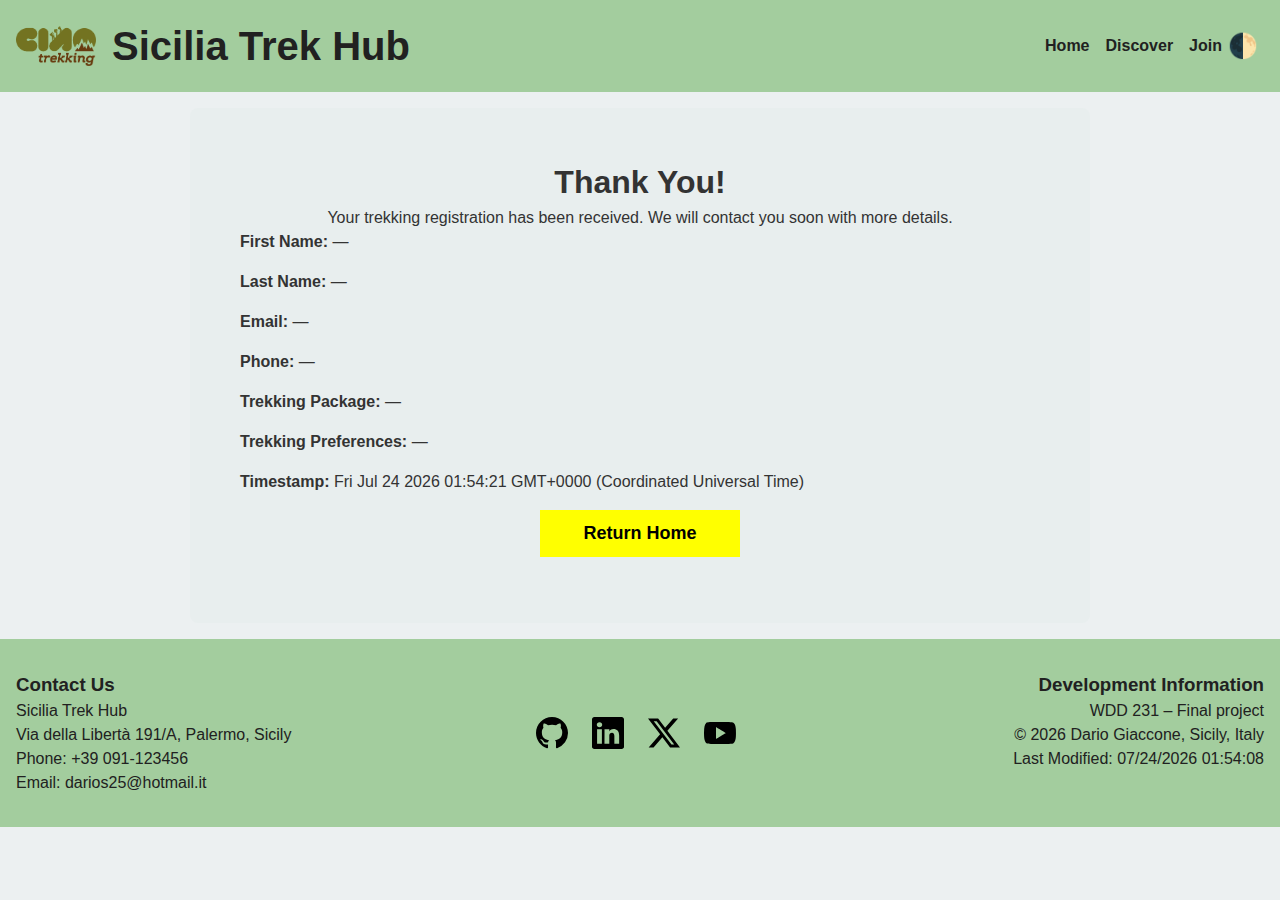
<file: finalproject/thankyou.html>
<!DOCTYPE html>
<html lang="en-us">
<head>
  <meta charset="UTF-8">
  <meta name="description" content="Final project for the Web Development and Software certificate project.">
  <meta name="author" content="Dario Giaccone">
  <meta name="viewport" content="width=device-width, initial-scale=1.0">
  
  <title>Wdd231 Sicilia Trek Hub - Trekking Guide in Sicily</title>
  

  <meta property="og:title" content="Sicilia Trek Hub - Join">
  <meta property="og:image" content="images/Logo.png">
  <meta property="og:url" content="https://darios25.github.io/finalproject/index.html">

  <link rel="icon" href="images/favicon.ico">
  <link rel="stylesheet" href="styles/small.css">
  <link rel="stylesheet" href="styles/form.css">
  <link rel="preconnect" href="https://fonts.googleapis.com">
  <link rel="preconnect" href="https://fonts.gstatic.com" crossorigin>
  <link href="https://fonts.googleapis.com/css2?family=Abril+Fatface&family=DynaPuff:wght@400..700&family=Kanit:ital,wght@0,100;0,200;0,300;0,400;0,500;0,600;0,700;0,800;0,900;1,100;1,200;1,300;1,400;1,500;1,600;1,700;1,800;1,900&display=swap" rel="stylesheet">

  <script src="scripts/join.js" defer></script>
  <script src="scripts/thankyou.js" defer></script>
  <script src="scripts/theme.js" defer></script>

</head>
<body>
  <header>
    <img src="images/Logo.png" loading="lazy" alt="Logo Sicilia Trek Hub" width="100" height="100">
    <h1>Sicilia Trek Hub</h1>

    <nav>
      <button id="menu-toggle" aria-label="Navigation menu">☰</button>  
      <ul id="menu-items">
        <li><a href="index.html">Home</a></li>
        <li><a href="discover.html">Discover</a></li>
        <li><a href="join.html">Join</a></li>
      </ul>
    </nav>

    <button id="theme-toggle" aria-label="Toggle dark/light mode">🌓</button>
  </header>

  <main class="thank-you">
    <h1>Thank You!</h1>
    <p>Your trekking registration has been received. We will contact you soon with more details.</p>
    <div class="confirmation">
        <p><strong>First Name:</strong> <span id="firstName"></span></p>
        <p><strong>Last Name:</strong> <span id="lastName"></span></p>
        <p><strong>Email:</strong> <span id="email"></span></p>
        <p><strong>Phone:</strong> <span id="phone"></span></p>
        <p><strong>Trekking Package:</strong> <span id="trekkingpackage"></span></p>
        <p><strong>Trekking Preferences:</strong> <span id="trekkingpreferences"></span></p>
        <p><strong>Timestamp:</strong> <span id="timestamp"></span></p>
    </div>
    <a href="index.html" class="button"><strong>Return Home</strong></a>
  </main>

  <footer>
    <div class="footer-content">
      <div class="contact-info">
        <h3>Contact Us</h3>
        <p>Sicilia Trek Hub</p>
        <p>Via della Libertà 191/A, Palermo, Sicily</p>
        <p>Phone: +39 091-123456</p>
        <p>Email: darios25@hotmail.it</p>
      </div>
    </div>

    <div class="social-links">
      <a href="https://github.com/darios25"><img src="images/github.svg" alt="GitHub Page"></a>
      <a href="https://www.linkedin.com/in/dario-giaccone-24ab5b29a"><img src="images/linkedin.svg" alt="LinkedIn"></a>
      <a href="https://x.com/"><img src="images/twitter-x.svg" alt="Twitter X"></a>
      <a href="https://youtu.be/HZUucWR_z3w"><img src="images/youtube.svg" alt="YouTube"></a>
    </div>

    <div class="development-info">
      <h3>Development Information</h3>
      <p>WDD 231 – Final project</p>
      <p>&copy; <span id="year"></span> Dario Giaccone, Sicily, Italy</p>
      <p>Last Modified: <span id="lastModified"></span></p>
    </div>
  </footer>
  
</body>
</html>
</file>
<file: chamber/styles/styles.css>
:root {
  --primary-color: #2c3e50;
  --secondary-color: #3498db;
  --background-color: #ecf0f1;
  --text-color: #333;
  --font-family: 'Segoe UI', sans-serif;
}

body {
  font-family: var(--font-family);
  background-color: var(--background-color);
  color: var(--text-color);
  /* margin: 0;
  padding: 0; */
}

body.dark-mode {
  /* --primary-color: #222; */
  --secondary-color: #ffcc00;
  --background-color: #121212;
  --text-color: grey;
}

#theme-toggle {
  background: none;
  border: none;
  font-size: 1.5rem;
  color: var(--text-color);
  cursor: pointer;
  margin-left: auto;
}

header {
  display: flex;
  align-items: center;
  justify-content: space-between;
  background-color: var(--primary-color);
  color: white;
  padding: 1rem;
  flex-wrap: wrap;
}

header img {
  width: 80px;
  height: auto;
  margin-right: 1rem;
}

header h1 {
  font-size: 2.5rem;
  margin: 0;
  flex-grow: 1;
}

nav ul {
  display: flex;
  gap: 1rem;
  list-style: none;
  padding: 0;
  margin: 0;
  flex-wrap: wrap;
}

nav a {
  color: white;
  text-decoration: none;
  font-weight: bold;
}

nav a.active {
  font-weight: bold;
  text-decoration: underline;
}

nav a:hover{
  background:#333;
}

#menu-toggle {
  display: none;
}

.directory-main {
  padding: 1rem;
  text-align: center;
}

.view-toggle {
  text-align: center;
  margin-bottom: 1rem;
}

.grid-view {
  display: grid;
  grid-template-columns: repeat(auto-fit, minmax(250px, 1fr));
  gap: 1rem;
}

.list-view {
  display: flex;
  flex-direction: column;
  gap: 1rem;
}

.member-card {
  background: white;
  border: 1px solid #ccc;
  padding: 1rem;
  /* border-radius: 8px; */
  box-shadow: 0 2px 5px rgba(0,0,0,0.1);
  text-align: center;
  align-items: center;
  flex-direction: column;
  display: flex;
}

.member-card img {
  max-width: 200px;
  margin-bottom: 1rem;
  display: block;
}

footer {
  background-color: var(--primary-color);
  color: white;
  padding: 2rem 1rem;
  display: flex;
  flex-wrap: wrap;
  justify-content: space-between;
}

.footer-content {
  flex: 1 1 300px;
}

.social-links {
  flex: 1 1 300px;
  display: flex;
  justify-content: center;
  align-items: center;
  gap: 1rem;
}

.development-info {
  flex: 1 1 300px;
  margin-bottom: 1rem;
  text-align: right;
}

.social-links img {
  width: 32px;
  margin-right: 0.5rem;
}

/* Index Reset base */
 /* /* * {
  box-sizing: border-box;
  margin: 0;
  padding: 0;
}

body {
  font-family: 'Kanit', sans-serif;
  line-height: 1.6;
  background-color: #f9f9f9;
  color: #333;
}

main.main-index {
  padding: 1rem;
} 

/* Hero Section */
.hero {
  position: relative;
  width: 100%;
  margin-bottom: 2rem;
} 

.hero img {
  width: 100%;
  height: auto;
  display: block;
}

.boton-hero {
  position: absolute;
  top: 50%;
  left: 5%;
  transform: translateY(-50%);
  background-color: rgba(0, 0, 0, 0.6);
  color: #fff;
  padding: 1rem 2rem;
  border-radius: 8px;
}

.boton-hero h2 {
  font-size: 2rem;
  margin-bottom: 0.5rem;
}

.boton-hero-join {
  display: inline-block;
  margin-top: 1rem;
  padding: 0.5rem 1rem;
  background-color: #ff9800;
  color: #fff;
  text-decoration: none;
  border-radius: 4px;
} 

/*home*/
#home{
  display: grid;
  grid-template-columns: 1fr, 1fr, 1fr;
  grid-template-rows: 1fr;
}

/* Events + Weather Layout */
/* .events-weather-container{
  display: grid;
  grid-template-columns: repeat(3, 1fr);
  gap: 50px;
  margin-top: 40px;
  margin-bottom: 2rem;
} */

/* .events,
.weather,
.weather-forecast {
  flex: 1 1 30%;
  background-color: #fff;
  padding: 1rem;
  border-radius: 8px;
  box-shadow: 0 0 10px rgba(0, 0, 0, 0.1);
} */

.events h2,
.weather h2,
.weather-forecast h2 {
  margin-bottom: 1rem;
  font-size: 1.5rem;
  color: #444;
}

#weather-info p,
#forecast p {
  margin-bottom: 0.5rem;
}

/* Spotlights Section */
.spotlights {
  margin-top: 2rem;
  /* display: grid;
  grid-template-columns: repeat(3, 1fr);
  gap: 50px;
  padding: 10px;
  margin-bottom: 40px; */
}

.spotlights h2 {
  font-size: 1.8rem;
  margin-bottom: 1rem;
  text-align: center;
}

.spotlight-grid {
  display: flex;
  flex-wrap: wrap;
  justify-content: space-around;
  gap: 1rem;
}

.spotlight-card {
  flex: 1 1 30%;
  background-color: #fff;
  border: 1px solid #ddd;
  border-radius: 8px;
  padding: 1rem;
  text-align: center;
  box-shadow: 0 2px 6px rgba(0, 0, 0, 0.1);
}

.spotlight-card img {
  max-width: 100px;
  margin-bottom: 1rem;
}

.spotlight-card h3 {
  margin-bottom: 0.5rem;
  font-size: 1.2rem;
  color: #222;
}

.spotlight-card p {
  font-size: 0.95rem;
  margin-bottom: 0.3rem;
}

/* .spotlight-container{
  display: grid;
  grid-template-columns: repeat(3, 1fr);
  gap: 50px;
  padding: 10px;
  margin-bottom: 40px;
} */


/* Responsive Layout */
@media (max-width: 768px) {
  .events-weather-container {
    flex-direction: column;
  }

  .spotlight-grid {
    flex-direction: column;
    align-items: center;
  }

  .spotlight-card {
    width: 90%;
  }

  .boton-hero {
    position: static;
    transform: none;
    margin-top: -3rem;
    background-color: rgba(0, 0, 0, 0.7);
  }
}



@media screen and (max-width: 600px) {
  header {
    flex-direction: column;
    align-items: flex-start;
  }

  nav ul {
    flex-direction: row;
    align-items: flex-start;
    display: none;
  }

  .member-card {
    text-align: center;
    display: flex;
    flex-direction: column;
    align-items: center;
  }

  .member-card img {
    float: none;
    margin-right: 1rem;
    display: block;
    max-width: 100%;
    height: auto;
  }

  #menu-toggle{
    width: 50px;
    height: 50px;
    display: flex;
    flex-direction: column;
    justify-content: space-evenly;
    cursor: pointer;
    padding: 2px;
    align-items: center;
    cursor: pointer;
    position: absolute;
    top: 30px;
    right: 30px;
    z-index: 1000;
  } 

  footer {
    flex-direction: column; 
    /* align-items: flex-start; */
    align-items: center;
    text-align: center;
  } 

  .footer-content {
    width: 100%;
    margin-bottom: 1.5rem;
  }

  .social-links {
    width: 100%;
    margin-bottom: 1.5rem;
  }

  .development-info {
    width: 100%;
    text-align: center;
    margin-bottom: 1.5rem;
  } 

  .social-links { 
    /* width: 100%; */
    /* justify-content: center; */
    /* flex-direction: column; */
    align-items: center;
    gap: 1rem;
  }
}
</file>
<file: finalproject/styles/small.css>
html {
  line-height: 1.15;
  -webkit-text-size-adjust: 100%;
}
body {
  margin: 0;
}
main {
  display: grid;
}
h1 {
  font-size: 2em;
  margin: 0.67em 0;
}
img {
  border-style: none;
  max-width: 100%;
  height: auto;
  display: block;
}
button,
input,
select,
textarea {
  font-family: inherit;
  font-size: 100%;
  margin: 0;
}


/* normalize.css - Basic Reset and Normalization */

/* 1. Imposta il box-sizing su border-box per tutti gli elementi */
*,
*::before,
*::after {
  box-sizing: border-box;
}

/* 2. Rimuove margini e padding predefiniti */
body,
h1, h2, h3, h4, h5, h6,
p, ul, ol, figure,
blockquote, dl, dd {
  margin: 0;
  padding: 0;
}

/* 3. Imposta altezza e larghezza al 100% */
html, body {
  height: 100%;
  width: 100%;
}

/* 4. Imposta una base leggibile per il testo */
body {
  line-height: 1.5;
  font-family: sans-serif;
  background-color: #fff;
  color: #000;
  -webkit-font-smoothing: antialiased;
  -moz-osx-font-smoothing: grayscale;
}

/* 5. Rimuove stili elenco */
ul, ol {
  list-style: none;
}

/* 6. Rimuove decorazioni dai link */
a {
  text-decoration: none;
  color: inherit;
}

/* 7. Rende le immagini responsive */
img, picture {
  max-width: 100%;
  display: block;
}

/* 8. Rimuove bordi e outline da pulsanti e input */
button, input, textarea, select {
  font: inherit;
  border: 1px solid white;
  color: white;
  outline: none;
  background: #333;
}

/* 9. Migliora l'accessibilità dei pulsanti */
button {
  cursor: pointer;
}

/* 10. Imposta un comportamento coerente per le tabelle */
table {
  border-collapse: collapse;
  border-spacing: 0;
}
</file>
<file: finalproject/styles/form.css>
:root {
  --primary-color: #2c3e50;
  --secondary-color: #3498db;
  --background-color: #ecf0f1;
  --text-color: #333;
  --font-family: 'Segoe UI', sans-serif;
}

body {
  font-family: var(--font-family);
  background-color: var(--background-color);
  color: var(--text-color);
  /* margin: 0;
  padding: 0; */
}

body.dark-mode {
  /* --primary-color: #222; */
  --secondary-color: #ffcc00;
  --background-color: #121212;
  --text-color: grey;
}

#theme-toggle {
  background: none;
  border: none;
  font-size: 1.5rem;
  color: var(--text-color);
  cursor: pointer;
  margin-left: auto;
}

header {
  display: flex;
  align-items: center;
  justify-content: space-between;
  background-color:  #a3cd9e;
  color: #212121 ;
  padding: 1rem;
  flex-wrap: wrap;
}

header img {
  width: 80px;
  height: auto;
  margin-right: 1rem;
}

header h1 {
  font-size: 2.5rem;
  margin: 0;
  flex-grow: 1;
}

nav ul {
  display: flex;
  gap: 1rem;
  list-style: none;
  padding: 0;
  margin: 0;
  flex-wrap: wrap;
}

nav a {
  color: #212121 ;
  text-decoration: none;
  font-weight: bold;
}

nav a.active {
  font-weight: bold;
  text-decoration: underline;
}

nav a:hover{
  background:white;
}

#menu-toggle {
  display: none;
}

.directory-main {
  padding: 1rem;
  text-align: center;
}

.view-toggle {
  text-align: center;
  margin-bottom: 1rem;
}

.grid-view {
  display: grid;
  grid-template-columns: repeat(auto-fit, minmax(250px, 1fr));
  gap: 1rem;
}

.list-view {
  display: flex;
  flex-direction: column;
  gap: 1rem;
}

.member-card {
  background: white;
  border: 1px solid #ccc;
  padding: 1rem;
  /* border-radius: 8px; */
  box-shadow: 0 2px 5px rgba(0,0,0,0.1);
  text-align: center;
  align-items: center;
  flex-direction: column;
  display: flex;
}

.member-card img {
  max-width: 200px;
  margin-bottom: 1rem;
  display: block;
}

footer {
  background-color: #a3cd9e;
  color: #212121;
  padding: 2rem 1rem;
  display: flex;
  flex-wrap: wrap;
  justify-content: space-between;
}

.footer-content {
  flex: 1 1 300px;
}

.social-links {
  flex: 1 1 300px;
  display: flex;
  justify-content: center;
  align-items: center;
  gap: 1rem;
}

.development-info {
  flex: 1 1 300px;
  margin-bottom: 1rem;
  text-align: right;
}

.social-links img {
  width: 32px;
  margin-right: 0.5rem;
}



/* Hero Section */
.hero {
  position: relative;
  width: 100%;
  margin-bottom: 2rem;
} 

.hero img {
  width: 100%;
  height: auto;
  display: block;
}

.boton-hero {
  position: absolute;
  top: 50%;
  left: 5%;
  transform: translateY(-50%);
  background-color: rgba(0, 0, 0, 0.6);
  color: #fff;
  padding: 1rem 2rem;
  border-radius: 8px;
}

.boton-hero h2 {
  font-size: 2rem;
  margin-bottom: 0.5rem;
}

.boton-hero-join {
  display: inline-block;
  margin-top: 1rem;
  padding: 0.5rem 1rem;
  background-color: #ff9800;
  color: #fff;
  text-decoration: none;
  border-radius: 4px;
} 

/*home*/
#home{
  display: grid;
  grid-template-columns: 50% 20% 20%;
  margin-top: 40px;
  margin-bottom: 2rem;
  margin-left: 30px;
  gap: 50px;
}

/* Events + Weather Layout */
/* .events-weather-container{
  display: grid;
  grid-template-columns: repeat(3, 1fr);
  gap: 50px;
  margin-top: 40px;
  margin-bottom: 2rem;
} */

.events,
.weather,
.weather-forecast {
  flex: 1 1 30%;
  background-color: #fff;
  padding: 1rem;
  border-radius: 8px;
  box-shadow: 0 0 10px rgba(0, 0, 0, 0.1);
}

.events h2,
.weather h2,
.weather-forecast h2 {
  margin-bottom: 1rem;
  font-size: 1.5rem;
  color: #444;
}

#weather-info p,
#forecast p {
  margin-bottom: 0.5rem;
}

/* Spotlights Section */
.spotlights {
  margin-top: 2rem;
  /* display: grid;
  grid-template-columns: repeat(3, 1fr);
  gap: 50px;
  padding: 10px;
  margin-bottom: 40px; */
}

.spotlights h2 {
  font-size: 1.8rem;
  margin-bottom: 1rem;
  text-align: center;
}

.spotlight-grid {
  display: flex;
  flex-wrap: wrap;
  justify-content: space-around;
  gap: 1rem;
}

.spotlight-card {
  flex: 1 1 30%;
  background-color: #fff;
  border: 1px solid #ddd;
  border-radius: 8px;
  padding: 1rem;
  text-align: center;
  box-shadow: 0 2px 6px rgba(0, 0, 0, 0.1);
}

.spotlight-card img {
  max-width: 100px;
  margin-bottom: 1rem;
}

.spotlight-card h3 {
  margin-bottom: 0.5rem;
  font-size: 1.2rem;
  color: #222;
}

.spotlight-card p {
  font-size: 0.95rem;
  margin-bottom: 0.3rem;
}

.spotlight-container{
  display: grid;
  grid-template-columns: repeat(3, 1fr);
  gap: 50px;
  padding: 10px;
  margin-bottom: 40px;
  margin-left: 30px;
  margin-right: 30px;
}


/* JOIN -----------------------------------*/
.membership-info {
    padding: 10px;
    border-radius: var(--border-radius);
    margin-bottom: 20px;
}
.thank-you {
    text-align: center;
    max-width: 900px;
    margin: 1rem auto;
    padding: 50px;
    text-align: center;
    border-radius:8px;
    background-color: rgb(232, 238, 238);
    box-shadow: var(--shadow-medium);
}

.thank-you .confirmation{
  display: flex;
  flex-direction: column;
  gap: 15px;
  text-align: left;
  margin-top: 50px;
}
.thank-you .button {
    display: inline-block;
    margin: 1rem auto;
    background: yellow;
    color:black;
    padding: 10px 20px;
    font-size: 18px;
    width: 200px;
    text-align: center;
    border-radius: var(--border-radius);
    text-decoration: none;
}
.thank-you .button:hover {
    background:orangered;
}

.thank-you .confirmation{
  display: grid;
  gap: 1rem;
  box-sizing: border-box;
  margin: 0;
  padding: 0;
  list-style: none;
  text-decoration: none;
}


.join {
  max-width: 900px;
  margin: 2rem auto;
  padding: 50px;
  text-align: center;
  border-radius:8px;
  background-color: rgb(232, 238, 238);
  box-shadow: var(--shadow-medium);
}
.join h2 {
  color: var(--dark-gray);
  margin-bottom: 30px;
  font-size: 2rem;
  font-weight: 600;
}
.membership-cards {
  /* display: flex;
  flex-direction: column; */
  display: grid;
  grid-template-columns: 1fr 1fr;
  gap: 20px;
  margin: 20px 0;
  padding: 0 10px;
}
/* Esempio: stili per le carte */
.card{
  border: 2px solid var(--otro-color);
  border-radius: 8px;
  padding: 10px;
  margin-left: 90px;
  /* larghezza per la visualizzazione griglia; nell'elenco viene sovrascritto */
  width: 200px;
  box-shadow: 10px 10px 5px rgba(0,0,0,0.1);
  background-color: var(--medium-gray);
  transition: transform 0.3s ease, box-shadow 0.3s ease;
  text-align: center;
  position: relative;
}
.card:hover {
  transform: translateY(-5px);
  box-shadow: 0 8px 16px rgba(0, 0, 0, 0.2);
}
.card button {
  background: var(--dark-gray);
  color: var(--light-gray);
  padding: 10px 15px;
  border: none;
  cursor: pointer;
  border-radius: 7px;
  transition: 0.3s ease;
}
.card h4 {
  margin-bottom: 10px;
  font-size: 1.2rem;
  color: #2c3e50;
}
button:hover {
  background: var(--color);
}

/* Stili di modulo */
form {
  display: flex;
  flex-direction: column;
  gap: 15px;
  text-align: left;
  margin-top: 50px;
}
form label {
  font-weight: bold;
  margin-bottom: 5px;
  color: var(--button-hover-blue);
}
/* Input, seleziona l'area di testo y */
form input,
form select,
form textarea {
  padding: 10px;
  border: 1px solid var(--border-color);
  border-radius: 8px;
  font-size: 1rem;
  width: 100%;
  box-sizing: border-box;
}
/* Pulsante Invia modulo */
form button[type="submit"] {
  background: yellow;
  color: black;
  border: none;
  padding: 12px;
  border-radius: var(--border-radius);
  cursor: pointer;
  font-size: 1rem;
  transition: background 0.3s ease;
}
form button[type="submit"]:hover {
  background: orangered;
}
/* Stili per la finestra di dialogo */
dialog {
  width: 300px;
  border: none;
  border-radius: 8px;
  padding: 20px;
}
#closeButton {
  background:var(--close-button-red);
  padding:8px 10px;
  border: none;
  color: var(--background-color);
  border-radius: 5px;
  cursor: pointer;
  margin-top: 15px;
}
#closeButton:hover {
  background:var(--close-button-hover-red);
}

/* Versione small Join (mobile) */
@media (max-width: 600px) {
  .join {
    padding: 20px;          /* meno padding su schermi piccoli */
  }

  .membership-cards {
    display: flex;          /* usa flexbox */
    flex-direction: column; /* disposizione verticale */
    gap: 20px;
    margin: 20px auto;
    padding: 0;
    align-items: center;    /* centra le card */
  }

  .card {
    width: 100%;            /* occupa tutta la larghezza disponibile */
    max-width: 300px;       /* limite massimo per non allargarsi troppo */
    margin: 0 auto;         /* centra la card */
  }

  .join h2 {
    font-size: 1.5rem;      /* titolo più piccolo */
    margin-bottom: 20px;
  }
}




/* Responsive Layout */
@media (max-width: 768px) {
  .events-weather-container {
    flex-direction: column;
  }
  


/* Hero */
.hero {
  position: relative;
  width: 100%;
  margin-bottom: 1.5rem;
}

.hero img {
  width: 100%;
  height: auto;
  display: block;
}

/* Ridimensiona il box del testo nell'hero per piccoli schermi */
.boton-hero {
  position: absolute;
  top: auto;
  bottom: 1rem;
  left: 50%;
  transform: translateX(-50%);
  width: calc(100% - 2rem);
  max-width: 600px;
  background-color: rgba(0, 0, 0, 0.6);
  color: #fff;
  padding: 0.75rem 1rem;
  border-radius: 8px;
  text-align: center;
}

.boton-hero h2 {
  font-size: 1.4rem;
  margin-bottom: 0.5rem;
}

.boton-hero-join {
  display: inline-block;
  margin-top: 0.75rem;
  padding: 0.5rem 1rem;
  background-color: #ff9800;
  color: #fff;
  text-decoration: none;
  border-radius: 4px;
  font-size: 0.95rem;
}

/* Home grid in verticale */
#home {
  display: grid;
  grid-template-columns: 1fr;
  gap: 20px;
  margin: 20px 16px 24px;
}

/* Events + Weather + Forecast: blocchi verticali */
.events,
.weather,
.weather-forecast {
  flex: 1 1 100%;
  background-color: #fff;
  padding: 1rem;
  border-radius: 8px;
  box-shadow: 0 0 10px rgba(0, 0, 0, 0.08);
  margin: 0 16px;
}

.events h2,
.weather h2,
.weather-forecast h2 {
  margin-bottom: 0.75rem;
  font-size: 1.25rem;
  color: #444;
}

#weather-info p,
#forecast p {
  margin-bottom: 0.5rem;
}

/* Spotlights in verticale */
.spotlights {
  margin-top: 1.5rem;
}

.spotlights h2 {
  font-size: 1.6rem;
  margin-bottom: 0.75rem;
  text-align: center;
}

/* Se usi .spotlight-grid con flex, forza colonna */
.spotlight-grid {
  display: flex;
  flex-direction: column;
  gap: 12px;
  margin: 0 16px 24px;
}

/* Card a larghezza piena */
.spotlight-card {
  flex: 1 1 100%;
  background-color: #fff;
  border: 1px solid #ddd;
  border-radius: 8px;
  padding: 1rem;
  text-align: center;
  box-shadow: 0 2px 6px rgba(0, 0, 0, 0.08);
}

.spotlight-card img {
  max-width: 90px;
  margin: 0 auto 0.75rem;
}

.spotlight-card h3 {
  margin-bottom: 0.4rem;
  font-size: 1.15rem;
  color: #222;
}

.spotlight-card p {
  font-size: 0.95rem;
  margin-bottom: 0.25rem;
}

/* Se usi .spotlight-container con grid, passa a 1 colonna */
.spotlight-container {
  display: grid;
  grid-template-columns: 1fr;
  gap: 16px;
  padding: 8px;
  margin: 0 16px 32px;
}

/* Utility: riduci gap globali su small view */
@media (min-width: 480px) {
  .boton-hero h2 {
    font-size: 1.6rem;
  }
}

}



@media screen and (max-width: 600px) {
  header {
    flex-direction: column;
    align-items: flex-start;
  }

  nav ul {
    flex-direction: row;
    align-items: flex-start;
    display: none;
  }

  .member-card {
    text-align: center;
    display: flex;
    flex-direction: column;
    align-items: center;
  }

  .member-card img {
    float: none;
    margin-right: 1rem;
    display: block;
    max-width: 100%;
    height: auto;
  }

  #menu-toggle{
    width: 50px;
    height: 50px;
    display: flex;
    flex-direction: column;
    justify-content: space-evenly;
    cursor: pointer;
    padding: 2px;
    align-items: center;
    cursor: pointer;
    position: absolute;
    top: 30px;
    right: 30px;
    z-index: 1000;
  } 

  footer {
    flex-direction: column; 
    /* align-items: flex-start; */
    align-items: center;
    text-align: center;
  } 

  .footer-content {
    width: 100%;
    margin-bottom: 1.5rem;
  }

  .social-links {
    width: 100%;
    margin-bottom: 1.5rem;
  }

  .development-info {
    width: 100%;
    text-align: center;
    margin-bottom: 1.5rem;
  } 

  .social-links { 
    /* width: 100%; */
    /* justify-content: center; */
    /* flex-direction: column; */
    align-items: center;
    gap: 1rem;
  }
} 


/* base.css  discover*/

/* Grid container */
.discover-grid {
  display: grid;
  gap: 1rem;
  padding: 1rem;
}

#visit-message {
  text-align: center;               /* centra il testo orizzontalmente */
  font-weight: bold;               /* rende il testo in grassetto */
  margin: 20px auto;                 /* aggiunge spazio sopra e sotto */
  padding: 1rem;                 /*spazio interno al riquadro*/
  max-width: 600px;              /*larghezza max del box*/
  border: 2px solid #333;     /* bordo scuro*/
  border-radius: 10px;          /*angoli arrotondati del box*/
  box-shadow: 0 2px 6px rgba(0, 0, 0, 0.1); /*ombra*/
  box-sizing: border-box;
}


.sr-only {
  position: absolute;
  width: 1px; height: 1px;
  padding: 0; margin: -1px;
  overflow: hidden; clip: rect(0,0,0,0);
  white-space: nowrap; border: 0;
}



/* Small screens: 1 column, 8 rows */
@media (max-width: 640px) {
  .discover-grid {
    grid-template-columns: 1fr;
    grid-template-areas:
      "a1"
      "a2"
      "a3"
      "a4"
      "a5"
      "a6"
      "a7"
      "a8";
  }
}

/* Medium screens: 2 columns, 4 rows */
@media (min-width: 641px) and (max-width: 1024px) {
  .discover-grid {
    grid-template-columns: 1fr 1fr;
    grid-template-areas:
      "a1 a2"
      "a3 a4"
      "a5 a6"
      "a7 a8";
  }
}

/* Large screens: 4 columns, 2 rows */
@media (min-width: 1025px) {
  .discover-grid {
    grid-template-columns: repeat(4, 1fr);
    grid-template-areas:
      "a1 a2 a3 a4"
      "a5 a6 a7 a8";
  }
}

/* Area assignments */
.area-a1 { grid-area: a1; }
.area-a2 { grid-area: a2; }
.area-a3 { grid-area: a3; }
.area-a4 { grid-area: a4; }
.area-a5 { grid-area: a5; }
.area-a6 { grid-area: a6; }
.area-a7 { grid-area: a7; }
.area-a8 { grid-area: a8; }


/* Card styling */
.card {
  border: 1px solid #e1e1e1;
  border-radius: 12px;
  overflow: clip;
  background: #fff;
}

.card figure {
  margin: 0;
}

.card img {
  display: block;
  width: 100%;
  height: auto; /* keep aspect ratio */
}

.card-content {
  padding: 0.75rem 1rem;
}

.card h2 {
  font-size: 1.125rem;
  margin: 0 0 0.25rem 0;
}

.card address {
  font-style: normal;
  color: #555;
  margin-bottom: 0.5rem;
}

.card p {
  margin: 0 0 0.75rem 0;
  color: #333;
}

/* Button */
.card .button {
  display: inline-block;
  padding: 10px 16px;
  font-weight: 600;
  border-radius: 8px;
  background: #ffd54f;
  color: #111;
  text-decoration: none;
}

/* Hover effect only when hover is available and not on small mobile */
@media (hover: hover) and (min-width: 641px) {
  .card img {
    transition: transform 200ms ease, filter 200ms ease;
  }
  .card:hover img {
    transform: scale(1.03);
    filter: contrast(1.05) saturate(1.1);
  }
}
</file>
